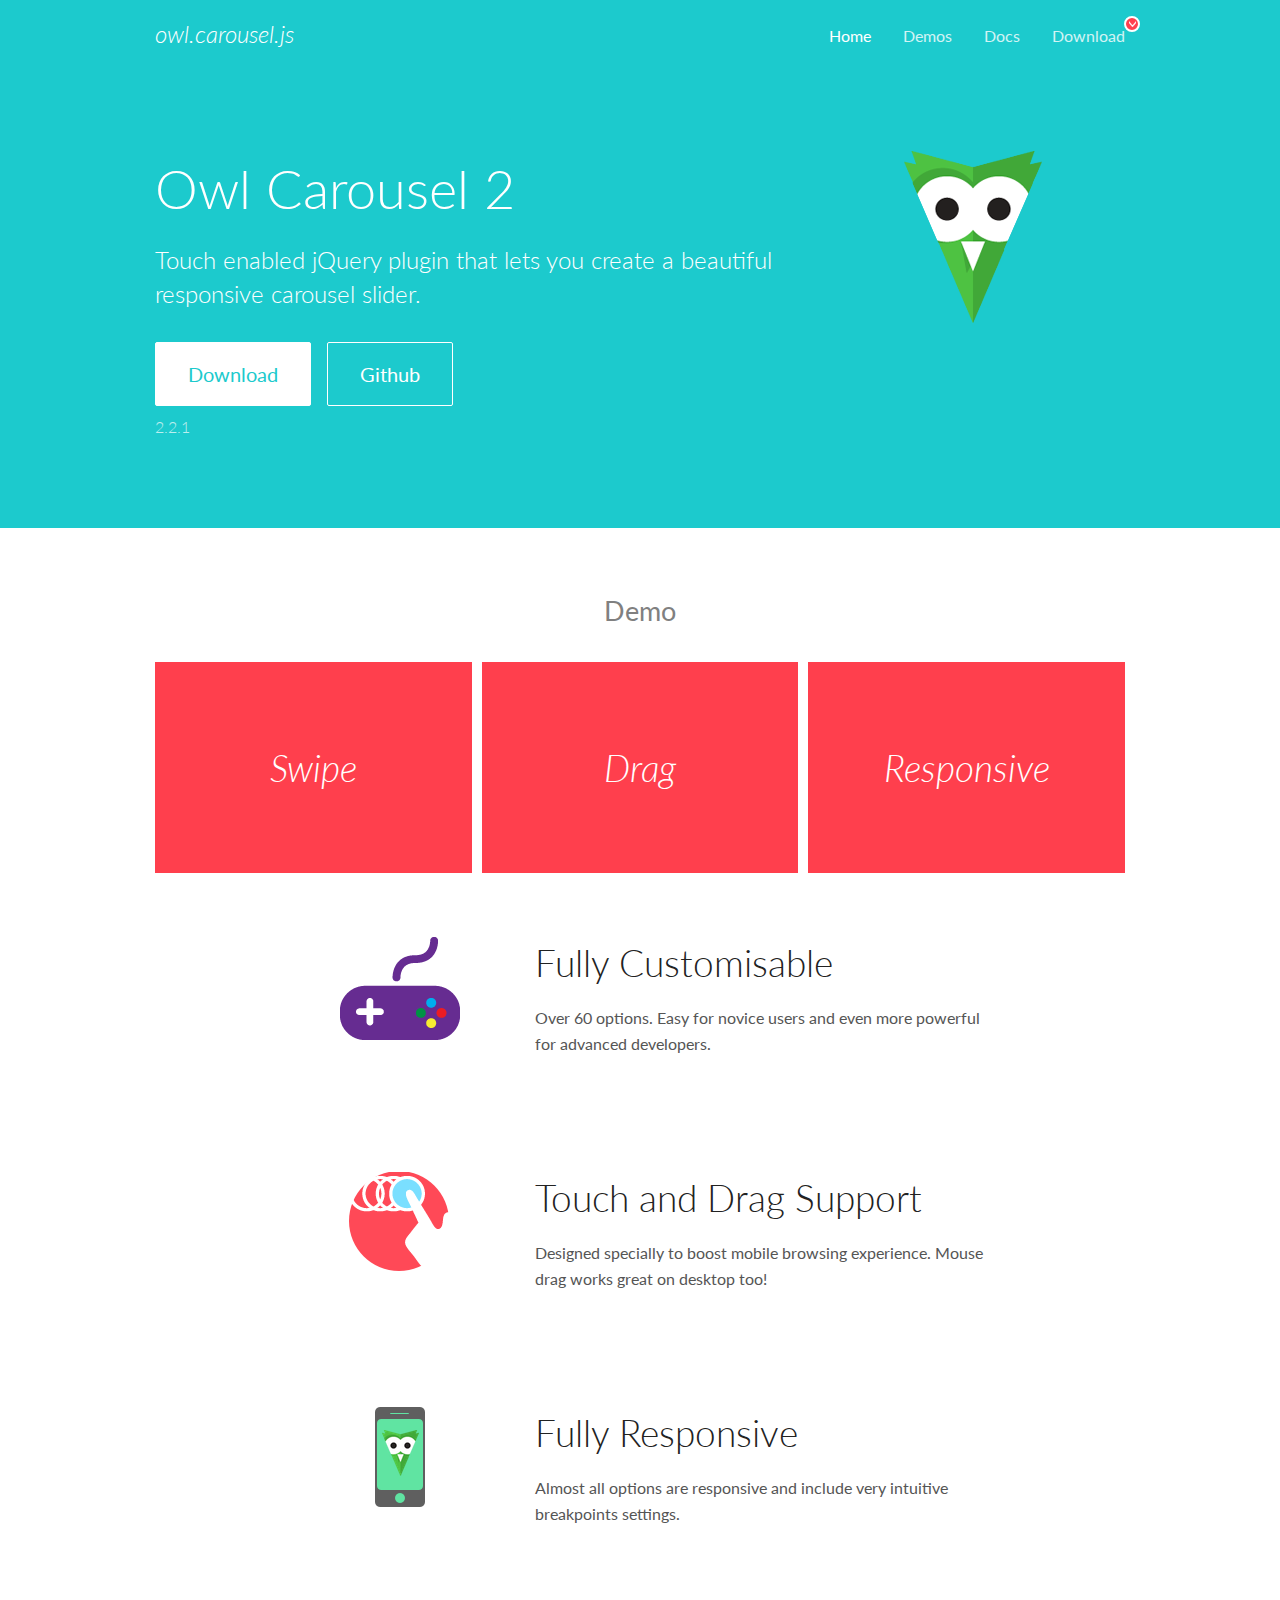
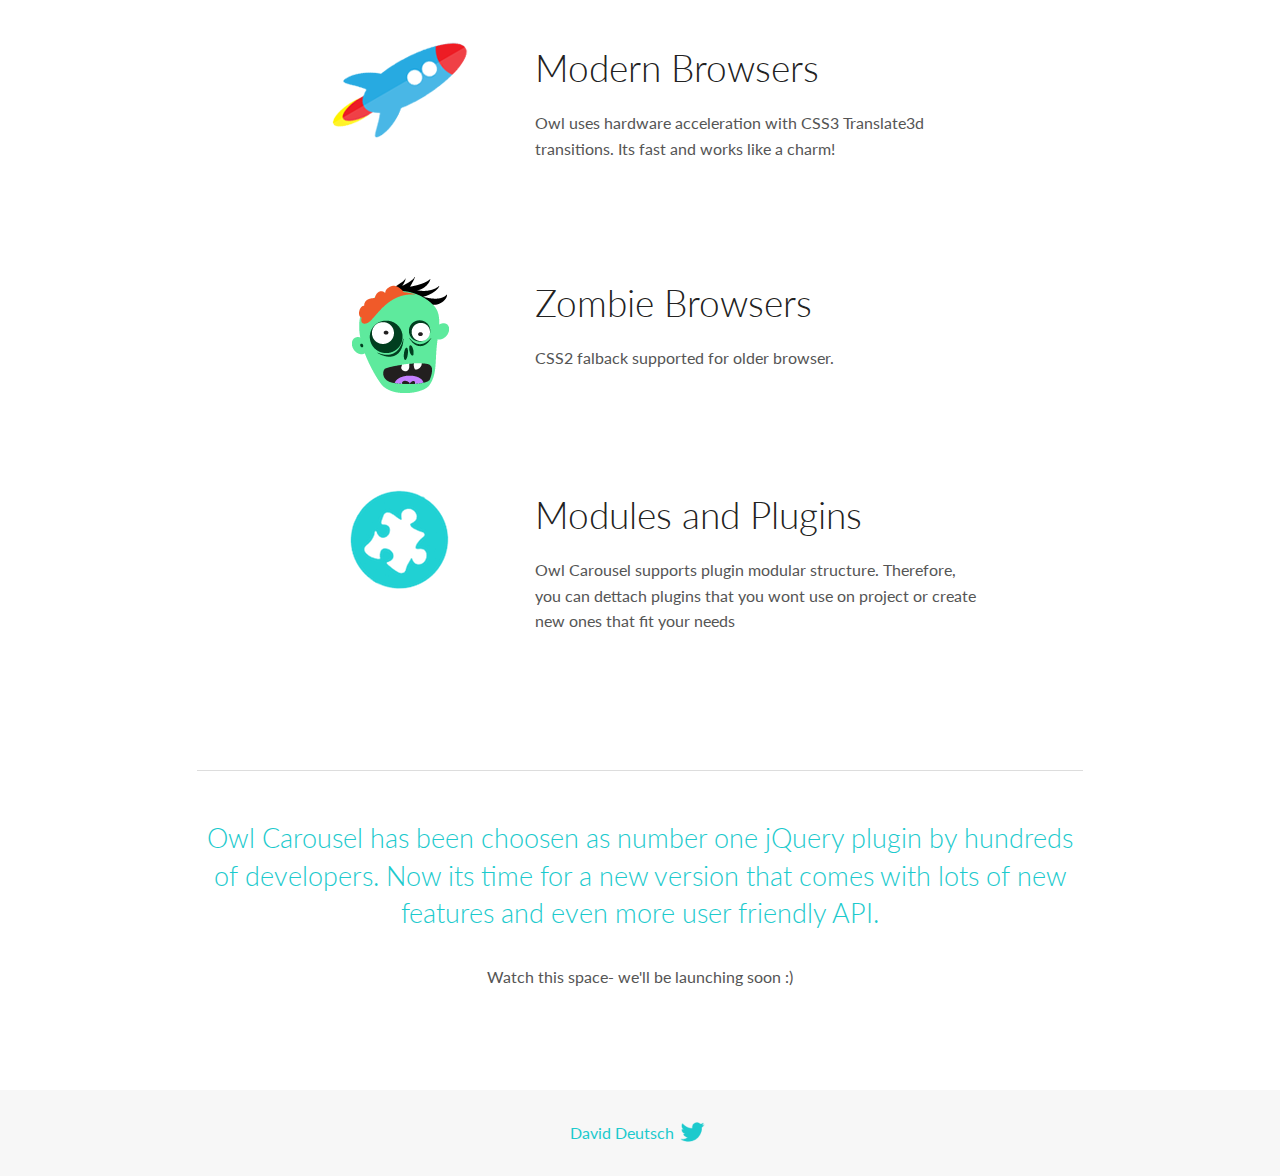
<file: DCE-shiny/www/assets/lib/owl.carousel/docs/index.html>
<!DOCTYPE html>
<html lang="en">
  <head>

    <!-- head -->
    <meta charset="utf-8">
    <meta name="msapplication-tap-highlight" content="no" />
    <meta name="viewport" content="width=device-width, initial-scale=1.0" />
    <meta name="description" content="Touch enabled jQuery plugin that lets you create beautiful responsive carousel slider.">
    <meta name="author" content="David Deutsch">
    <title>
      Home | Owl Carousel | 2.2.1
    </title>

    <!-- Stylesheets -->
    <link href='https://fonts.googleapis.com/css?family=Lato:300,400,700,400italic,300italic' rel='stylesheet' type='text/css'>
    <link rel="stylesheet" href="assets/css/docs.theme.min.css">

    <!-- Owl Stylesheets -->
    <link rel="stylesheet" href="assets/owlcarousel/assets/owl.carousel.min.css">
    <link rel="stylesheet" href="assets/owlcarousel/assets/owl.theme.default.min.css">

    <!-- HTML5 shim and Respond.js IE8 support of HTML5 elements and media queries -->

    <!--[if lt IE 9]>
      <script src="https://oss.maxcdn.com/libs/html5shiv/3.7.0/html5shiv.js"></script>
      <script src="https://oss.maxcdn.com/libs/respond.js/1.3.0/respond.min.js"></script>
    <![endif]-->

    <!-- Favicons -->
    <link rel="apple-touch-icon-precomposed" sizes="144x144" href="assets/ico/apple-touch-icon-144-precomposed.png">
    <link rel="shortcut icon" href="assets/ico/favicon.png">
    <link rel="shortcut icon" href="favicon.ico">

    <!-- Yeah i know js should not be in header. Its required for demos.-->

    <!-- javascript -->
    <script src="assets/vendors/jquery.min.js"></script>
    <script src="assets/owlcarousel/owl.carousel.js"></script>
  </head>
  <body>

    <!-- header -->
    <header class="header">
      <div class="row">
        <div class="large-12 columns">
          <div class="brand left">
            <h3>
              <a href="/OwlCarousel2/">owl.carousel.js</a> 
            </h3>
          </div>
          <a id="toggle-nav" class="right">
            <span></span> <span></span> <span></span> 
          </a> 
          <div class="nav-bar">
            <ul class="clearfix">
              <li class="active">
                <a href="/OwlCarousel2/index.html">Home</a> 
              </li>
              <li> <a href="/OwlCarousel2/demos/demos.html">Demos</a>  </li>
              <li> <a href="/OwlCarousel2/docs/started-welcome.html">Docs</a>  </li>
              <li>
                <a href="https://github.com/OwlCarousel2/OwlCarousel2/archive/2.2.1.zip">Download</a> 
                <span class="download"></span> 
              </li>
            </ul>
          </div>
        </div>
      </div>
    </header>

    <!-- home panel -->
    <section id="hero">
      <div class="row">
        <div class="large-8 medium-8 columns">
          <h1>Owl Carousel 2</h1>
          <h4>Touch enabled jQuery plugin that lets you create a beautiful responsive carousel slider.</h4>
          <a href="https://github.com/OwlCarousel2/OwlCarousel2/archive/2.2.1.zip" class="hero-button">Download</a> 
          <a href="https://github.com/OwlCarousel2/OwlCarousel2" class="hero-button outline">Github</a> 
          <p>2.2.1</p>
        </div>
        <div class="large-4 medium-4 columns">
          <img class="owl-logo" src="assets/img/owl-logo.png" alt="mr. Owl">
        </div>
      </div>
    </section>

    <!-- body -->
    <div class="home-demo">
      <div class="row">
        <div class="large-12 columns">
          <h3>Demo</h3>
          <div class="owl-carousel">
            <div class="item">
              <h2>Swipe</h2>
            </div>
            <div class="item">
              <h2>Drag</h2>
            </div>
            <div class="item">
              <h2>Responsive</h2>
            </div>
            <div class="item">
              <h2>CSS3</h2>
            </div>
            <div class="item">
              <h2>Fast</h2>
            </div>
            <div class="item">
              <h2>Easy</h2>
            </div>
            <div class="item">
              <h2>Free</h2>
            </div>
            <div class="item">
              <h2>Upgradable</h2>
            </div>
            <div class="item">
              <h2>Tons of options</h2>
            </div>
            <div class="item">
              <h2>Infinity</h2>
            </div>
            <div class="item">
              <h2>Auto Width</h2>
            </div>
          </div>
        </div>
      </div>
    </div>
    <script>
      var owl = $('.owl-carousel');
      owl.owlCarousel({
        margin: 10,
        loop: true,
        responsive: {
          0: {
            items: 1
          },
          600: {
            items: 2
          },
          1000: {
            items: 3
          }
        }
      })
    </script>

    <!-- features -->
    <div id="features">
      <div class="row">
        <div class="small-12 medium-9 small-centered columns">
          <section class="row feature">
            <div class="medium-4 small-12 columns">
              <img src="assets/img/feature-options.png" alt="">
            </div>
            <div class="medium-8 small-12 columns">
              <h2>Fully Customisable</h2>
              <p>Over 60 options. Easy for novice users and even more powerful for advanced developers.</p>
            </div>
          </section>
          <section class="row feature">
            <div class="medium-4 small-12 columns">
              <img src="assets/img/feature-drag.png" alt="">
            </div>
            <div class="medium-8 small-12 columns">
              <h2>Touch and Drag Support</h2>
              <p>Designed specially to boost mobile browsing experience. Mouse drag works great on desktop too!</p>
            </div>
          </section>
          <section class="row feature">
            <div class="medium-4 small-12 columns">
              <img src="assets/img/feature-responsive.png" alt="">
            </div>
            <div class="medium-8 small-12 columns">
              <h2>Fully Responsive</h2>
              <p>Almost all options are responsive and include very intuitive breakpoints settings.</p>
            </div>
          </section>
          <section class="row feature">
            <div class="medium-4 small-12 columns">
              <img src="assets/img/feature-modern.png" alt="">
            </div>
            <div class="medium-8 small-12 columns">
              <h2>Modern Browsers</h2>
              <p>Owl uses hardware acceleration with CSS3 Translate3d transitions. Its fast and works like a charm! </p>
            </div>
          </section>
          <section class="row feature">
            <div class="medium-4 small-12 columns">
              <img src="assets/img/feature-zombie.png" alt="">
            </div>
            <div class="medium-8 small-12 columns">
              <h2>Zombie Browsers</h2>
              <p>CSS2 falback supported for older browser.</p>
            </div>
          </section>
          <section class="row feature">
            <div class="medium-4 small-12 columns">
              <img src="assets/img/feature-module.png" alt="">
            </div>
            <div class="medium-8 small-12 columns">
              <h2>Modules and Plugins</h2>
              <p>Owl Carousel supports plugin modular structure. Therefore, you can dettach plugins that you wont use on project or create new ones that fit your needs</p>
            </div>
          </section>
        </div>
      </div>
    </div>

    <!-- footer -->
    <section id="teaser-text">
      <div class="row">
        <div class="small-12 medium-11 small-centered columns">
          <hr>
          <h3 id="owl-carousel-has-been-choosen-as-number-one-jquery-plugin-by-hundreds-of-developers-now-its-time-for-a-new-version-that-comes-with-lots-of-new-features-and-even-more-user-friendly-api-">Owl Carousel has been choosen as number one jQuery plugin by hundreds of developers. Now its time for a new version that comes with lots of new features and even more user friendly API.</h3>
          <p>Watch this space- we&#39;ll be launching soon :)</p>
        </div>
      </div>
    </section>

    <!-- footer -->
    <footer class="footer">
      <div class="row">
        <div class="large-12 columns">
          <h5>
            <a href="/OwlCarousel2/docs/support-contact.html">David Deutsch</a> 
            <a id="custom-tweet-button" href="https://twitter.com/share?url=https://github.com/OwlCarousel2/OwlCarousel2&text=Owl Carousel - This is so awesome! " target="_blank"></a> 
          </h5>
        </div>
      </div>
    </footer>

    <!-- vendors -->
    <script src="assets/vendors/highlight.js"></script>
    <script src="assets/js/app.js"></script>
  </body>
</html>
</file>
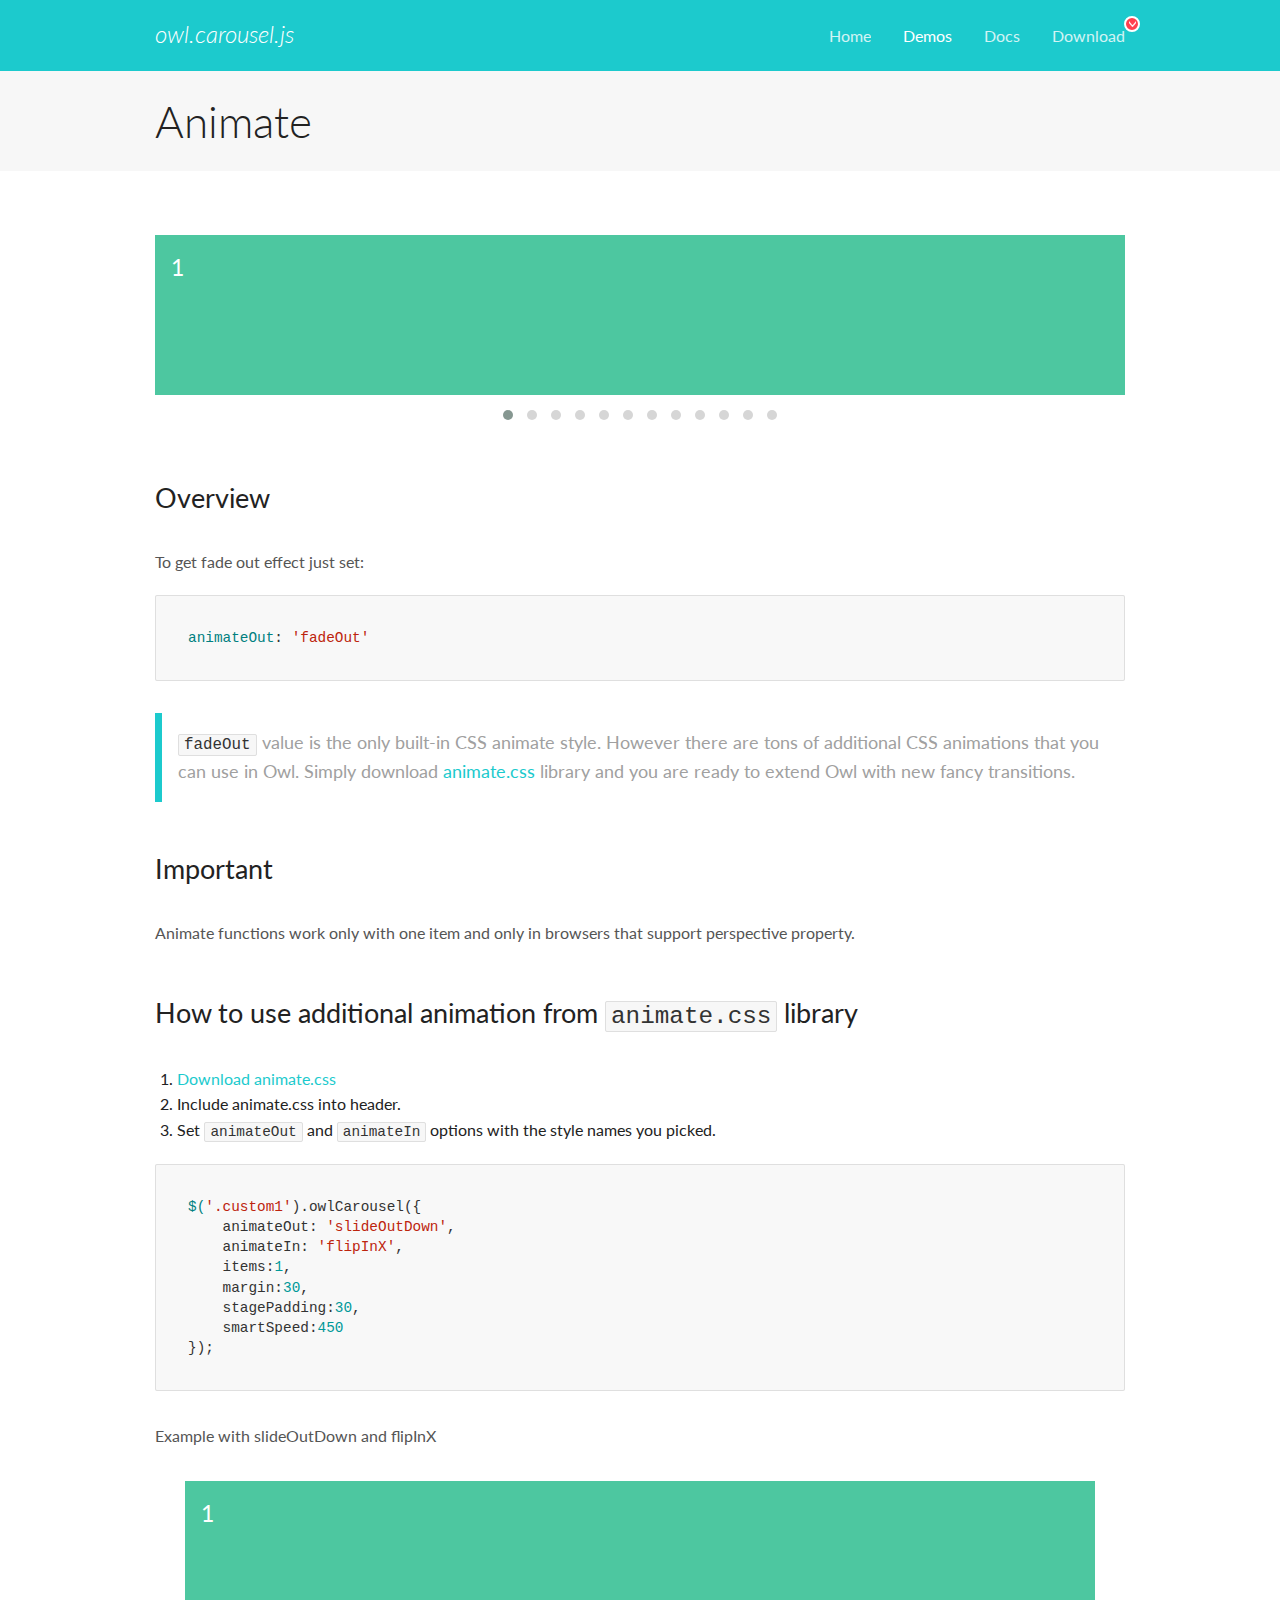
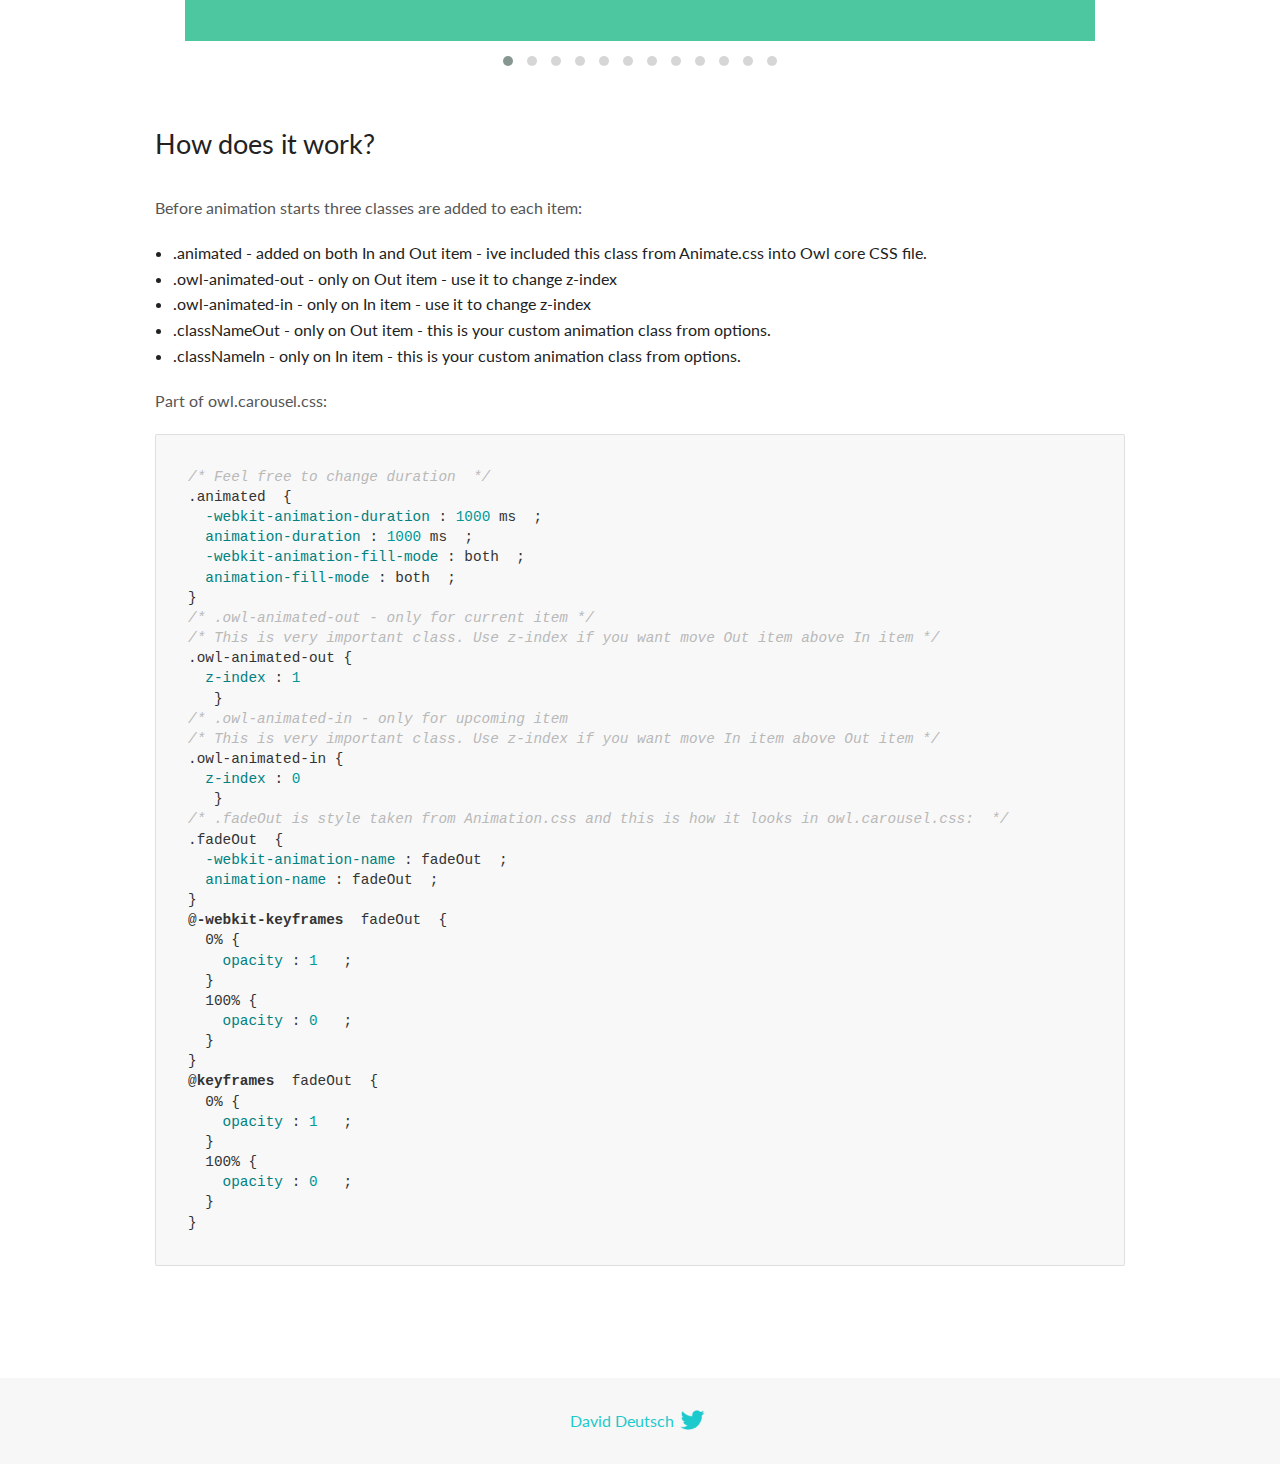
<file: DCE-shiny/www/assets/lib/owl.carousel/docs/demos/animate.html>
<!DOCTYPE html>
<html lang="en">
  <head>

    <!-- head -->
    <meta charset="utf-8">
    <meta name="msapplication-tap-highlight" content="no" />
    <meta name="viewport" content="width=device-width, initial-scale=1.0" />
    <meta name="description" content="Animate carousel">
    <meta name="author" content="David Deutsch">
    <title>
      Animate Demo | Owl Carousel | 2.2.1
    </title>

    <!-- Stylesheets -->
    <link href='https://fonts.googleapis.com/css?family=Lato:300,400,700,400italic,300italic' rel='stylesheet' type='text/css'>
    <link rel="stylesheet" href="../assets/css/docs.theme.min.css">

    <!-- Owl Stylesheets -->
    <link rel="stylesheet" href="../assets/owlcarousel/assets/owl.carousel.min.css">
    <link rel="stylesheet" href="../assets/owlcarousel/assets/owl.theme.default.min.css">

    <!-- HTML5 shim and Respond.js IE8 support of HTML5 elements and media queries -->

    <!--[if lt IE 9]>
      <script src="https://oss.maxcdn.com/libs/html5shiv/3.7.0/html5shiv.js"></script>
      <script src="https://oss.maxcdn.com/libs/respond.js/1.3.0/respond.min.js"></script>
    <![endif]-->

    <!-- Favicons -->
    <link rel="apple-touch-icon-precomposed" sizes="144x144" href="../assets/ico/apple-touch-icon-144-precomposed.png">
    <link rel="shortcut icon" href="../assets/ico/favicon.png">
    <link rel="shortcut icon" href="favicon.ico">

    <!-- Yeah i know js should not be in header. Its required for demos.-->

    <!-- javascript -->
    <script src="../assets/vendors/jquery.min.js"></script>
    <script src="../assets/owlcarousel/owl.carousel.js"></script>
  </head>
  <body>

    <!-- header -->
    <header class="header">
      <div class="row">
        <div class="large-12 columns">
          <div class="brand left">
            <h3>
              <a href="/OwlCarousel2/">owl.carousel.js</a> 
            </h3>
          </div>
          <a id="toggle-nav" class="right">
            <span></span> <span></span> <span></span> 
          </a> 
          <div class="nav-bar">
            <ul class="clearfix">
              <li> <a href="/OwlCarousel2/index.html">Home</a>  </li>
              <li class="active">
                <a href="/OwlCarousel2/demos/demos.html">Demos</a> 
              </li>
              <li> <a href="/OwlCarousel2/docs/started-welcome.html">Docs</a>  </li>
              <li>
                <a href="https://github.com/OwlCarousel2/OwlCarousel2/archive/2.2.1.zip">Download</a> 
                <span class="download"></span> 
              </li>
            </ul>
          </div>
        </div>
      </div>
    </header>

    <!-- title -->
    <section class="title">
      <div class="row">
        <div class="large-12 columns">
          <h1>Animate</h1>
        </div>
      </div>
    </section>

    <!--  Demos -->
    <section id="demos">
      <div class="row">
        <div class="large-12 columns">
          <div class="fadeOut owl-carousel owl-theme">
            <div class="item">
              <h4>1</h4>
            </div>
            <div class="item">
              <h4>2</h4>
            </div>
            <div class="item">
              <h4>3</h4>
            </div>
            <div class="item">
              <h4>4</h4>
            </div>
            <div class="item">
              <h4>5</h4>
            </div>
            <div class="item">
              <h4>6</h4>
            </div>
            <div class="item">
              <h4>7</h4>
            </div>
            <div class="item">
              <h4>8</h4>
            </div>
            <div class="item">
              <h4>9</h4>
            </div>
            <div class="item">
              <h4>10</h4>
            </div>
            <div class="item">
              <h4>11</h4>
            </div>
            <div class="item">
              <h4>12</h4>
            </div>
          </div>
          <h3 id="overview">Overview</h3>
          <p>To get fade out effect just set:</p>
          <pre><code>animateOut: &#39;fadeOut&#39;</code></pre>
          <blockquote>
            <p><code>fadeOut</code> value is the only built-in CSS animate style. However there are tons of additional CSS animations that you can use in Owl. Simply download
              <a href="https://daneden.github.io/animate.css/">animate.css</a>  library and you are ready to extend Owl with new fancy transitions.</p>
          </blockquote>
          <h3 id="important">Important</h3>
          <p>Animate functions work only with one item and only in browsers that support perspective property.</p>
          <h3 id="how-to-use-additional-animation-from-animate-css-library">How to use additional animation from <code>animate.css</code> library</h3>
          <ol>
            <li> <a href="https://daneden.github.io/animate.css/">Download animate.css</a>  </li>
            <li>Include animate.css into header.</li>
            <li>Set <code>animateOut</code> and <code>animateIn</code> options with the style names you picked.</li>
          </ol>
          <pre><code>$(&#39;.custom1&#39;).owlCarousel({
    animateOut: &#39;slideOutDown&#39;,
    animateIn: &#39;flipInX&#39;,
    items:1,
    margin:30,
    stagePadding:30,
    smartSpeed:450
});</code></pre>
          <p>Example with slideOutDown and flipInX</p>
          <div class="custom1 owl-carousel owl-theme">
            <div class="item">
              <h4>1</h4>
            </div>
            <div class="item">
              <h4>2</h4>
            </div>
            <div class="item">
              <h4>3</h4>
            </div>
            <div class="item">
              <h4>4</h4>
            </div>
            <div class="item">
              <h4>5</h4>
            </div>
            <div class="item">
              <h4>6</h4>
            </div>
            <div class="item">
              <h4>7</h4>
            </div>
            <div class="item">
              <h4>8</h4>
            </div>
            <div class="item">
              <h4>9</h4>
            </div>
            <div class="item">
              <h4>10</h4>
            </div>
            <div class="item">
              <h4>11</h4>
            </div>
            <div class="item">
              <h4>12</h4>
            </div>
          </div>
          <h3 id="how-does-it-work-">How does it work?</h3>
          <p>Before animation starts three classes are added to each item:</p>
          <ul>
            <li>.animated - added on both In and Out item - ive included this class from Animate.css into Owl core CSS file.</li>
            <li>.owl-animated-out - only on Out item - use it to change z-index</li>
            <li>.owl-animated-in - only on In item - use it to change z-index</li>
            <li>.classNameOut - only on Out item - this is your custom animation class from options.</li>
            <li>.classNameIn - only on In item - this is your custom animation class from options.</li>
          </ul>
          <p>Part of owl.carousel.css:</p>
          <pre><code class="language-css"><span class="comment">/* Feel free to change duration  */</span> 
<span class="class">.animated</span>  <span class="rules">{
  <span class="rule"><span class="attribute">-webkit-animation-duration</span> :<span class="value"> <span class="number">1000</span> ms</span> </span> ;
  <span class="rule"><span class="attribute">animation-duration</span> :<span class="value"> <span class="number">1000</span> ms</span> </span> ;
  <span class="rule"><span class="attribute">-webkit-animation-fill-mode</span> :<span class="value"> both</span> </span> ;
  <span class="rule"><span class="attribute">animation-fill-mode</span> :<span class="value"> both</span> </span> ;
<span class="rule">}</span> </span> 
<span class="comment">/* .owl-animated-out - only for current item */</span> 
<span class="comment">/* This is very important class. Use z-index if you want move Out item above In item */</span> 
<span class="class">.owl-animated-out</span> <span class="rules">{
  <span class="rule"><span class="attribute">z-index</span> :<span class="value"> <span class="number">1</span> 
</span> </span> </span> }
<span class="comment">/* .owl-animated-in - only for upcoming item
/* This is very important class. Use z-index if you want move In item above Out item */</span> 
<span class="class">.owl-animated-in</span> <span class="rules">{
  <span class="rule"><span class="attribute">z-index</span> :<span class="value"> <span class="number">0</span> 
</span> </span> </span> }
<span class="comment">/* .fadeOut is style taken from Animation.css and this is how it looks in owl.carousel.css:  */</span> 
<span class="class">.fadeOut</span>  <span class="rules">{
  <span class="rule"><span class="attribute">-webkit-animation-name</span> :<span class="value"> fadeOut</span> </span> ;
  <span class="rule"><span class="attribute">animation-name</span> :<span class="value"> fadeOut</span> </span> ;
<span class="rule">}</span> </span> 
<span class="at_rule">@<span class="keyword">-webkit-keyframes</span>  fadeOut </span> {
  0% <span class="rules">{
    <span class="rule"><span class="attribute">opacity</span> :<span class="value"> <span class="number">1</span> </span> </span> ;
  <span class="rule">}</span> </span> 
  100% <span class="rules">{
    <span class="rule"><span class="attribute">opacity</span> :<span class="value"> <span class="number">0</span> </span> </span> ;
  <span class="rule">}</span> </span> 
}
<span class="at_rule">@<span class="keyword">keyframes</span>  fadeOut </span> {
  0% <span class="rules">{
    <span class="rule"><span class="attribute">opacity</span> :<span class="value"> <span class="number">1</span> </span> </span> ;
  <span class="rule">}</span> </span> 
  100% <span class="rules">{
    <span class="rule"><span class="attribute">opacity</span> :<span class="value"> <span class="number">0</span> </span> </span> ;
  <span class="rule">}</span> </span> 
}</code></pre>
          <link rel="stylesheet" href="../assets/css/animate.css">
          <script>
            jQuery(document).ready(function($) {
              $('.fadeOut').owlCarousel({
                items: 1,
                animateOut: 'fadeOut',
                loop: true,
                margin: 10,
              });
              $('.custom1').owlCarousel({
                animateOut: 'slideOutDown',
                animateIn: 'flipInX',
                items: 1,
                margin: 30,
                stagePadding: 30,
                smartSpeed: 450
              });
            });
          </script>
        </div>
      </div>
    </section>

    <!-- footer -->
    <footer class="footer">
      <div class="row">
        <div class="large-12 columns">
          <h5>
            <a href="/OwlCarousel2/docs/support-contact.html">David Deutsch</a> 
            <a id="custom-tweet-button" href="https://twitter.com/share?url=https://github.com/OwlCarousel2/OwlCarousel2&text=Owl Carousel - This is so awesome! " target="_blank"></a> 
          </h5>
        </div>
      </div>
    </footer>

    <!-- vendors -->
    <script src="../assets/vendors/highlight.js"></script>
    <script src="../assets/js/app.js"></script>
  </body>
</html>
</file>
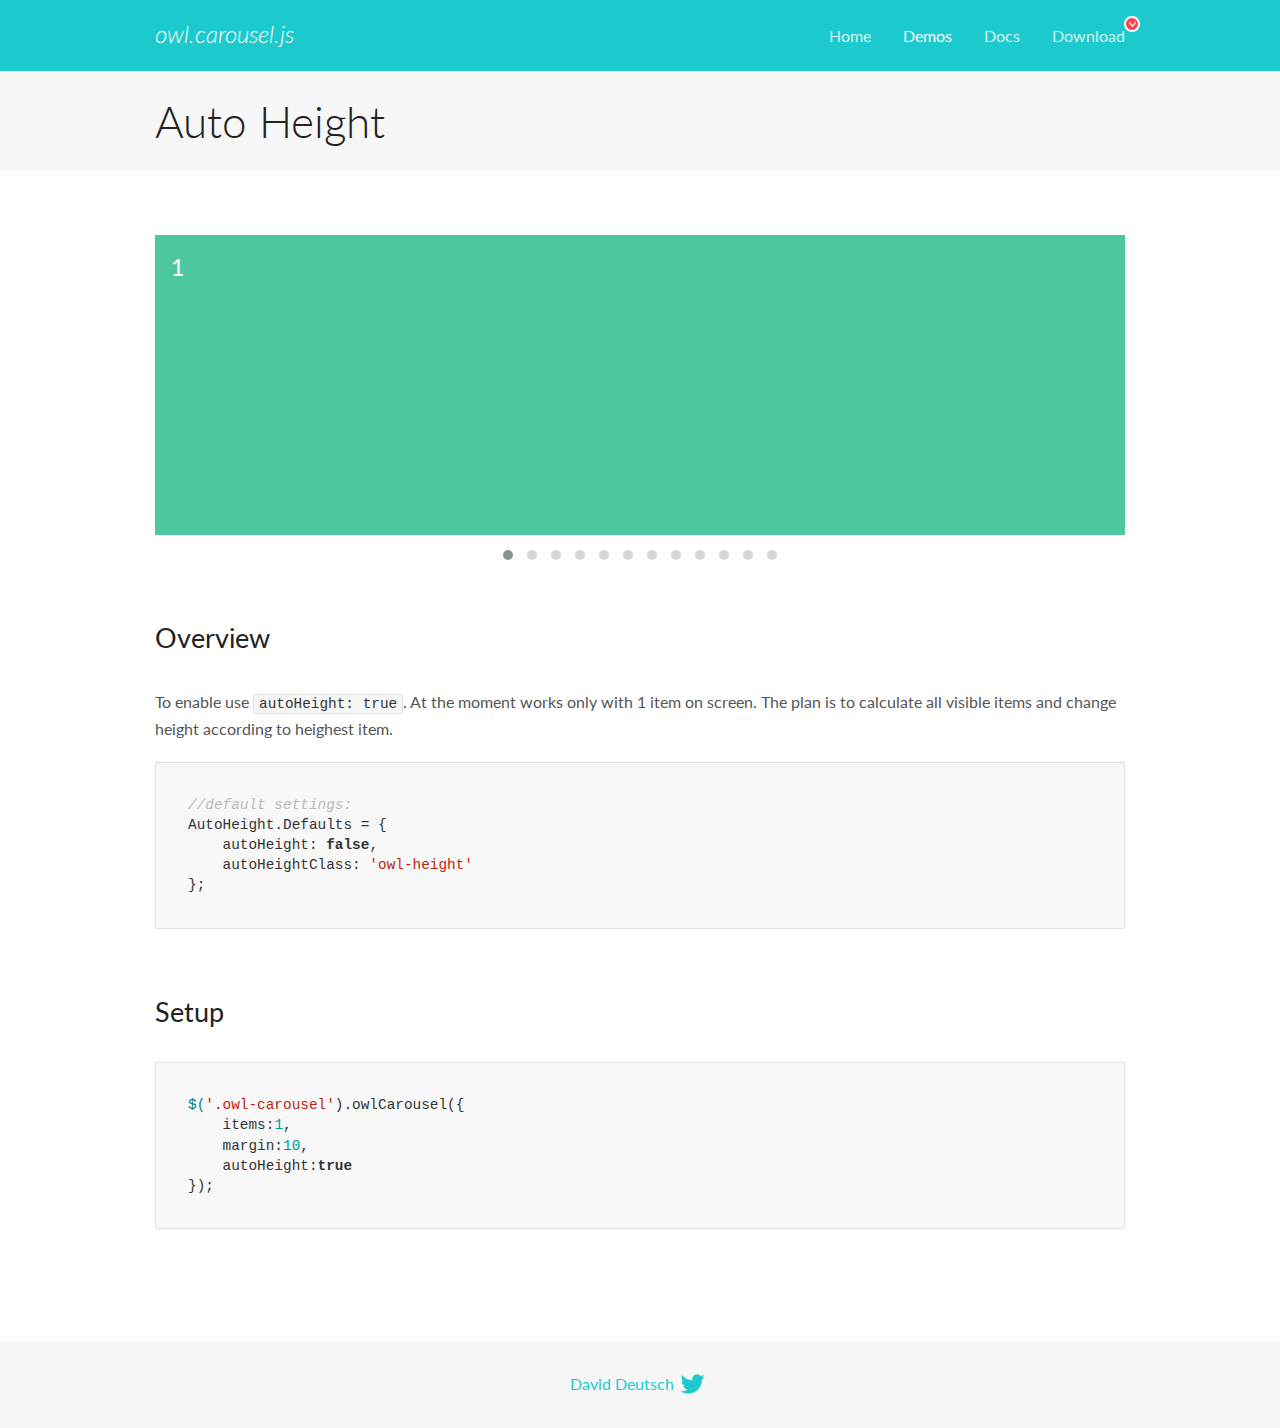
<file: DCE-shiny/www/assets/lib/owl.carousel/docs/demos/autoheight.html>
<!DOCTYPE html>
<html lang="en">
  <head>

    <!-- head -->
    <meta charset="utf-8">
    <meta name="msapplication-tap-highlight" content="no" />
    <meta name="viewport" content="width=device-width, initial-scale=1.0" />
    <meta name="description" content="autoHeight usage demo">
    <meta name="author" content="David Deutsch">
    <title>
      Auto Height Demo | Owl Carousel | 2.2.1
    </title>

    <!-- Stylesheets -->
    <link href='https://fonts.googleapis.com/css?family=Lato:300,400,700,400italic,300italic' rel='stylesheet' type='text/css'>
    <link rel="stylesheet" href="../assets/css/docs.theme.min.css">

    <!-- Owl Stylesheets -->
    <link rel="stylesheet" href="../assets/owlcarousel/assets/owl.carousel.min.css">
    <link rel="stylesheet" href="../assets/owlcarousel/assets/owl.theme.default.min.css">

    <!-- HTML5 shim and Respond.js IE8 support of HTML5 elements and media queries -->

    <!--[if lt IE 9]>
      <script src="https://oss.maxcdn.com/libs/html5shiv/3.7.0/html5shiv.js"></script>
      <script src="https://oss.maxcdn.com/libs/respond.js/1.3.0/respond.min.js"></script>
    <![endif]-->

    <!-- Favicons -->
    <link rel="apple-touch-icon-precomposed" sizes="144x144" href="../assets/ico/apple-touch-icon-144-precomposed.png">
    <link rel="shortcut icon" href="../assets/ico/favicon.png">
    <link rel="shortcut icon" href="favicon.ico">

    <!-- Yeah i know js should not be in header. Its required for demos.-->

    <!-- javascript -->
    <script src="../assets/vendors/jquery.min.js"></script>
    <script src="../assets/owlcarousel/owl.carousel.js"></script>
  </head>
  <body>

    <!-- header -->
    <header class="header">
      <div class="row">
        <div class="large-12 columns">
          <div class="brand left">
            <h3>
              <a href="/OwlCarousel2/">owl.carousel.js</a> 
            </h3>
          </div>
          <a id="toggle-nav" class="right">
            <span></span> <span></span> <span></span> 
          </a> 
          <div class="nav-bar">
            <ul class="clearfix">
              <li> <a href="/OwlCarousel2/index.html">Home</a>  </li>
              <li class="active">
                <a href="/OwlCarousel2/demos/demos.html">Demos</a> 
              </li>
              <li> <a href="/OwlCarousel2/docs/started-welcome.html">Docs</a>  </li>
              <li>
                <a href="https://github.com/OwlCarousel2/OwlCarousel2/archive/2.2.1.zip">Download</a> 
                <span class="download"></span> 
              </li>
            </ul>
          </div>
        </div>
      </div>
    </header>

    <!-- title -->
    <section class="title">
      <div class="row">
        <div class="large-12 columns">
          <h1>Auto Height</h1>
        </div>
      </div>
    </section>

    <!--  Demos -->
    <section id="demos">
      <div class="row">
        <div class="large-12 columns">
          <div class="owl-carousel owl-theme">
            <div class="item" style="height:300px">
              <h4>1</h4>
            </div>
            <div class="item" style="height:100px">
              <h4>2</h4>
            </div>
            <div class="item" style="height:500px">
              <h4>3</h4>
            </div>
            <div class="item" style="height:250px">
              <h4>4</h4>
            </div>
            <div class="item" style="height:400px">
              <h4>5</h4>
            </div>
            <div class="item" style="height:500px">
              <h4>6</h4>
            </div>
            <div class="item" style="height:600px">
              <h4>7</h4>
            </div>
            <div class="item" style="height:400px">
              <h4>8</h4>
            </div>
            <div class="item" style="height:300px">
              <h4>9</h4>
            </div>
            <div class="item" style="height:350px">
              <h4>10</h4>
            </div>
            <div class="item" style="height:200px">
              <h4>11</h4>
            </div>
            <div class="item" style="height:150px">
              <h4>12</h4>
            </div>
          </div>
          <h3 id="overview">Overview</h3>
          <p>To enable use <code>autoHeight: true</code>. At the moment works only with 1 item on screen. The plan is to calculate all visible items and change height according to heighest item.</p>
          <pre><code>//default settings:
AutoHeight.Defaults = {
    autoHeight: false,
    autoHeightClass: &#39;owl-height&#39;
};</code></pre>
          <h3 id="setup">Setup</h3>
          <pre><code>$(&#39;.owl-carousel&#39;).owlCarousel({
    items:1,
    margin:10,
    autoHeight:true
});</code></pre>
          <script>
            $(document).ready(function() {
              $('.owl-carousel').owlCarousel({
                items: 1,
                margin: 10,
                autoHeight: true
              });
            })
          </script>
        </div>
      </div>
    </section>

    <!-- footer -->
    <footer class="footer">
      <div class="row">
        <div class="large-12 columns">
          <h5>
            <a href="/OwlCarousel2/docs/support-contact.html">David Deutsch</a> 
            <a id="custom-tweet-button" href="https://twitter.com/share?url=https://github.com/OwlCarousel2/OwlCarousel2&text=Owl Carousel - This is so awesome! " target="_blank"></a> 
          </h5>
        </div>
      </div>
    </footer>

    <!-- vendors -->
    <script src="../assets/vendors/highlight.js"></script>
    <script src="../assets/js/app.js"></script>
  </body>
</html>
</file>
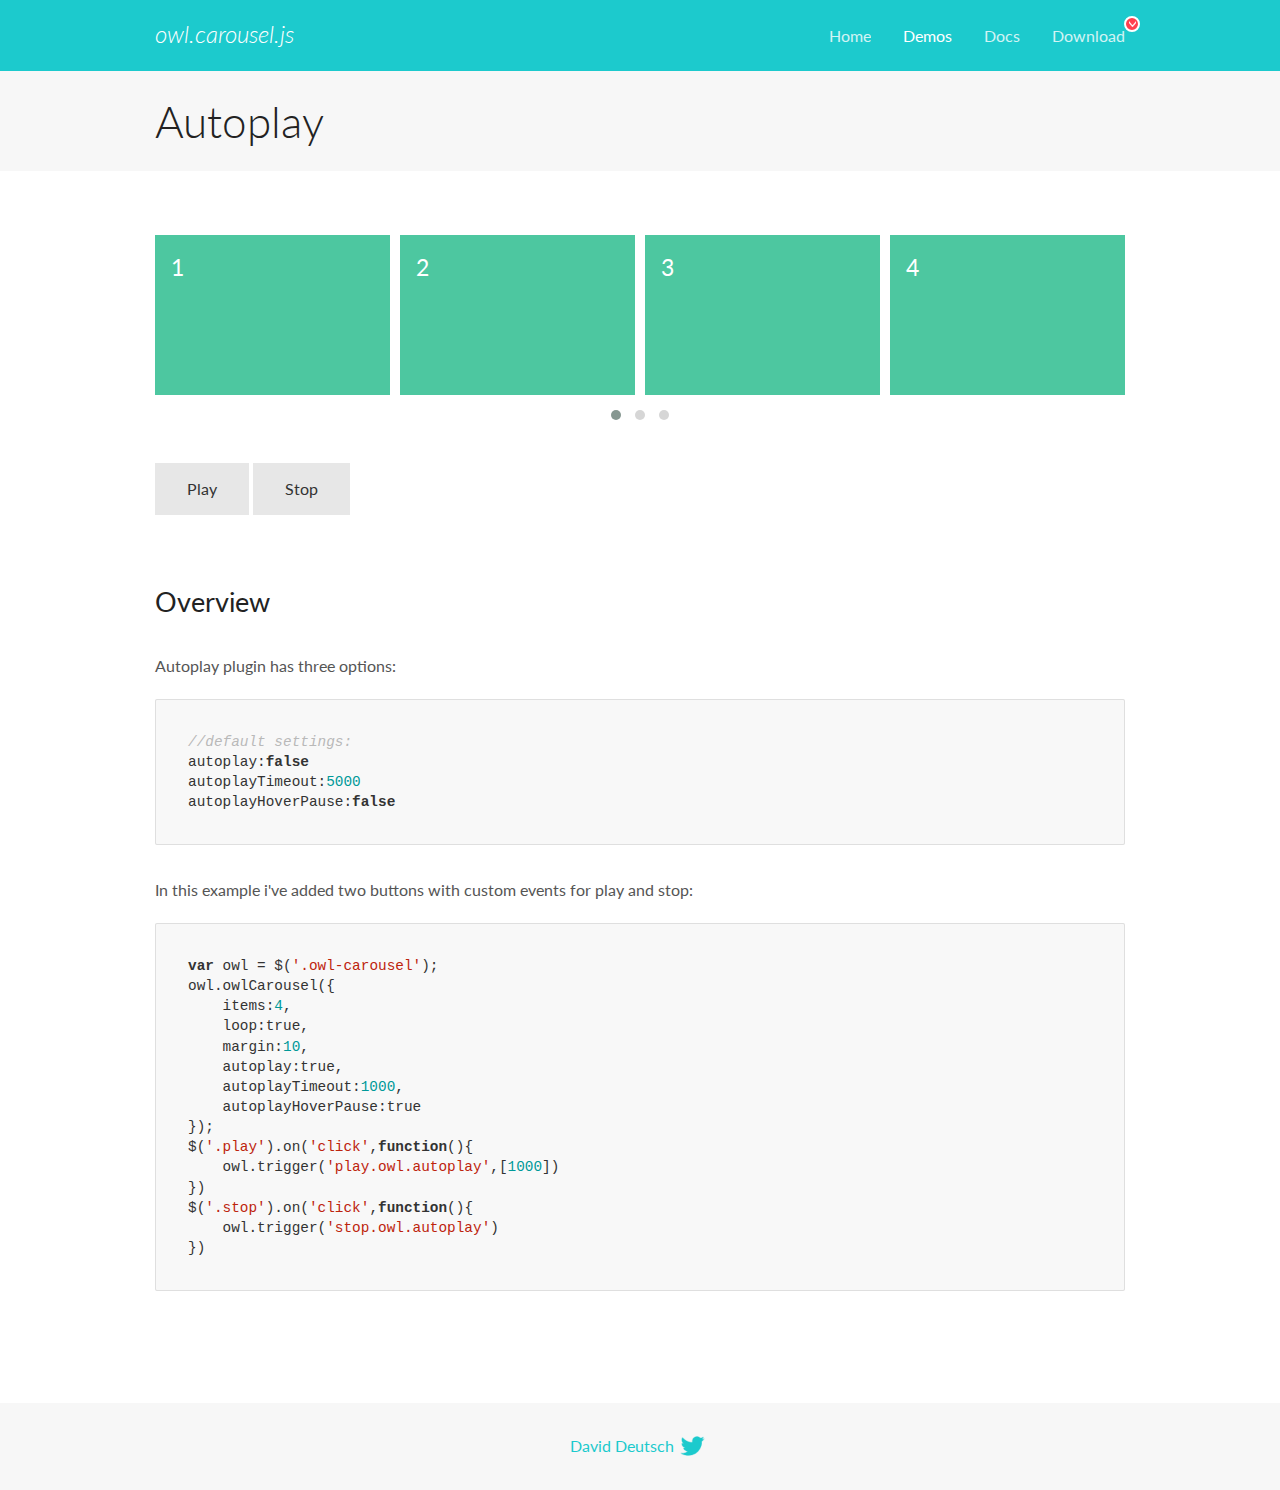
<file: DCE-shiny/www/assets/lib/owl.carousel/docs/demos/autoplay.html>
<!DOCTYPE html>
<html lang="en">
  <head>

    <!-- head -->
    <meta charset="utf-8">
    <meta name="msapplication-tap-highlight" content="no" />
    <meta name="viewport" content="width=device-width, initial-scale=1.0" />
    <meta name="description" content="Autoplay usage demo">
    <meta name="author" content="David Deutsch">
    <title>
      Autoplay Demo | Owl Carousel | 2.2.1
    </title>

    <!-- Stylesheets -->
    <link href='https://fonts.googleapis.com/css?family=Lato:300,400,700,400italic,300italic' rel='stylesheet' type='text/css'>
    <link rel="stylesheet" href="../assets/css/docs.theme.min.css">

    <!-- Owl Stylesheets -->
    <link rel="stylesheet" href="../assets/owlcarousel/assets/owl.carousel.min.css">
    <link rel="stylesheet" href="../assets/owlcarousel/assets/owl.theme.default.min.css">

    <!-- HTML5 shim and Respond.js IE8 support of HTML5 elements and media queries -->

    <!--[if lt IE 9]>
      <script src="https://oss.maxcdn.com/libs/html5shiv/3.7.0/html5shiv.js"></script>
      <script src="https://oss.maxcdn.com/libs/respond.js/1.3.0/respond.min.js"></script>
    <![endif]-->

    <!-- Favicons -->
    <link rel="apple-touch-icon-precomposed" sizes="144x144" href="../assets/ico/apple-touch-icon-144-precomposed.png">
    <link rel="shortcut icon" href="../assets/ico/favicon.png">
    <link rel="shortcut icon" href="favicon.ico">

    <!-- Yeah i know js should not be in header. Its required for demos.-->

    <!-- javascript -->
    <script src="../assets/vendors/jquery.min.js"></script>
    <script src="../assets/owlcarousel/owl.carousel.js"></script>
  </head>
  <body>

    <!-- header -->
    <header class="header">
      <div class="row">
        <div class="large-12 columns">
          <div class="brand left">
            <h3>
              <a href="/OwlCarousel2/">owl.carousel.js</a> 
            </h3>
          </div>
          <a id="toggle-nav" class="right">
            <span></span> <span></span> <span></span> 
          </a> 
          <div class="nav-bar">
            <ul class="clearfix">
              <li> <a href="/OwlCarousel2/index.html">Home</a>  </li>
              <li class="active">
                <a href="/OwlCarousel2/demos/demos.html">Demos</a> 
              </li>
              <li> <a href="/OwlCarousel2/docs/started-welcome.html">Docs</a>  </li>
              <li>
                <a href="https://github.com/OwlCarousel2/OwlCarousel2/archive/2.2.1.zip">Download</a> 
                <span class="download"></span> 
              </li>
            </ul>
          </div>
        </div>
      </div>
    </header>

    <!-- title -->
    <section class="title">
      <div class="row">
        <div class="large-12 columns">
          <h1>Autoplay</h1>
        </div>
      </div>
    </section>

    <!--  Demos -->
    <section id="demos">
      <div class="row">
        <div class="large-12 columns">
          <div class="owl-carousel owl-theme">
            <div class="item">
              <h4>1</h4>
            </div>
            <div class="item">
              <h4>2</h4>
            </div>
            <div class="item">
              <h4>3</h4>
            </div>
            <div class="item">
              <h4>4</h4>
            </div>
            <div class="item">
              <h4>5</h4>
            </div>
            <div class="item">
              <h4>6</h4>
            </div>
            <div class="item">
              <h4>7</h4>
            </div>
            <div class="item">
              <h4>8</h4>
            </div>
            <div class="item">
              <h4>9</h4>
            </div>
            <div class="item">
              <h4>10</h4>
            </div>
            <div class="item">
              <h4>11</h4>
            </div>
            <div class="item">
              <h4>12</h4>
            </div>
          </div>
          <a class="button secondary play">Play</a> 
          <a class="button secondary stop">Stop</a> 
          <h3 id="overview">Overview</h3>
          <p>Autoplay plugin has three options:</p>
          <pre><code>//default settings:
autoplay:false
autoplayTimeout:5000
autoplayHoverPause:false</code></pre>
          <p>In this example i&#39;ve added two buttons with custom events for play and stop:</p>
          <pre><code>var owl = $(&#39;.owl-carousel&#39;);
owl.owlCarousel({
    items:4,
    loop:true,
    margin:10,
    autoplay:true,
    autoplayTimeout:1000,
    autoplayHoverPause:true
});
$(&#39;.play&#39;).on(&#39;click&#39;,function(){
    owl.trigger(&#39;play.owl.autoplay&#39;,[1000])
})
$(&#39;.stop&#39;).on(&#39;click&#39;,function(){
    owl.trigger(&#39;stop.owl.autoplay&#39;)
})</code></pre>
          <script>
            $(document).ready(function() {
              var owl = $('.owl-carousel');
              owl.owlCarousel({
                items: 4,
                loop: true,
                margin: 10,
                autoplay: true,
                autoplayTimeout: 1000,
                autoplayHoverPause: true
              });
              $('.play').on('click', function() {
                owl.trigger('play.owl.autoplay', [1000])
              })
              $('.stop').on('click', function() {
                owl.trigger('stop.owl.autoplay')
              })
            })
          </script>
        </div>
      </div>
    </section>

    <!-- footer -->
    <footer class="footer">
      <div class="row">
        <div class="large-12 columns">
          <h5>
            <a href="/OwlCarousel2/docs/support-contact.html">David Deutsch</a> 
            <a id="custom-tweet-button" href="https://twitter.com/share?url=https://github.com/OwlCarousel2/OwlCarousel2&text=Owl Carousel - This is so awesome! " target="_blank"></a> 
          </h5>
        </div>
      </div>
    </footer>

    <!-- vendors -->
    <script src="../assets/vendors/highlight.js"></script>
    <script src="../assets/js/app.js"></script>
  </body>
</html>
</file>
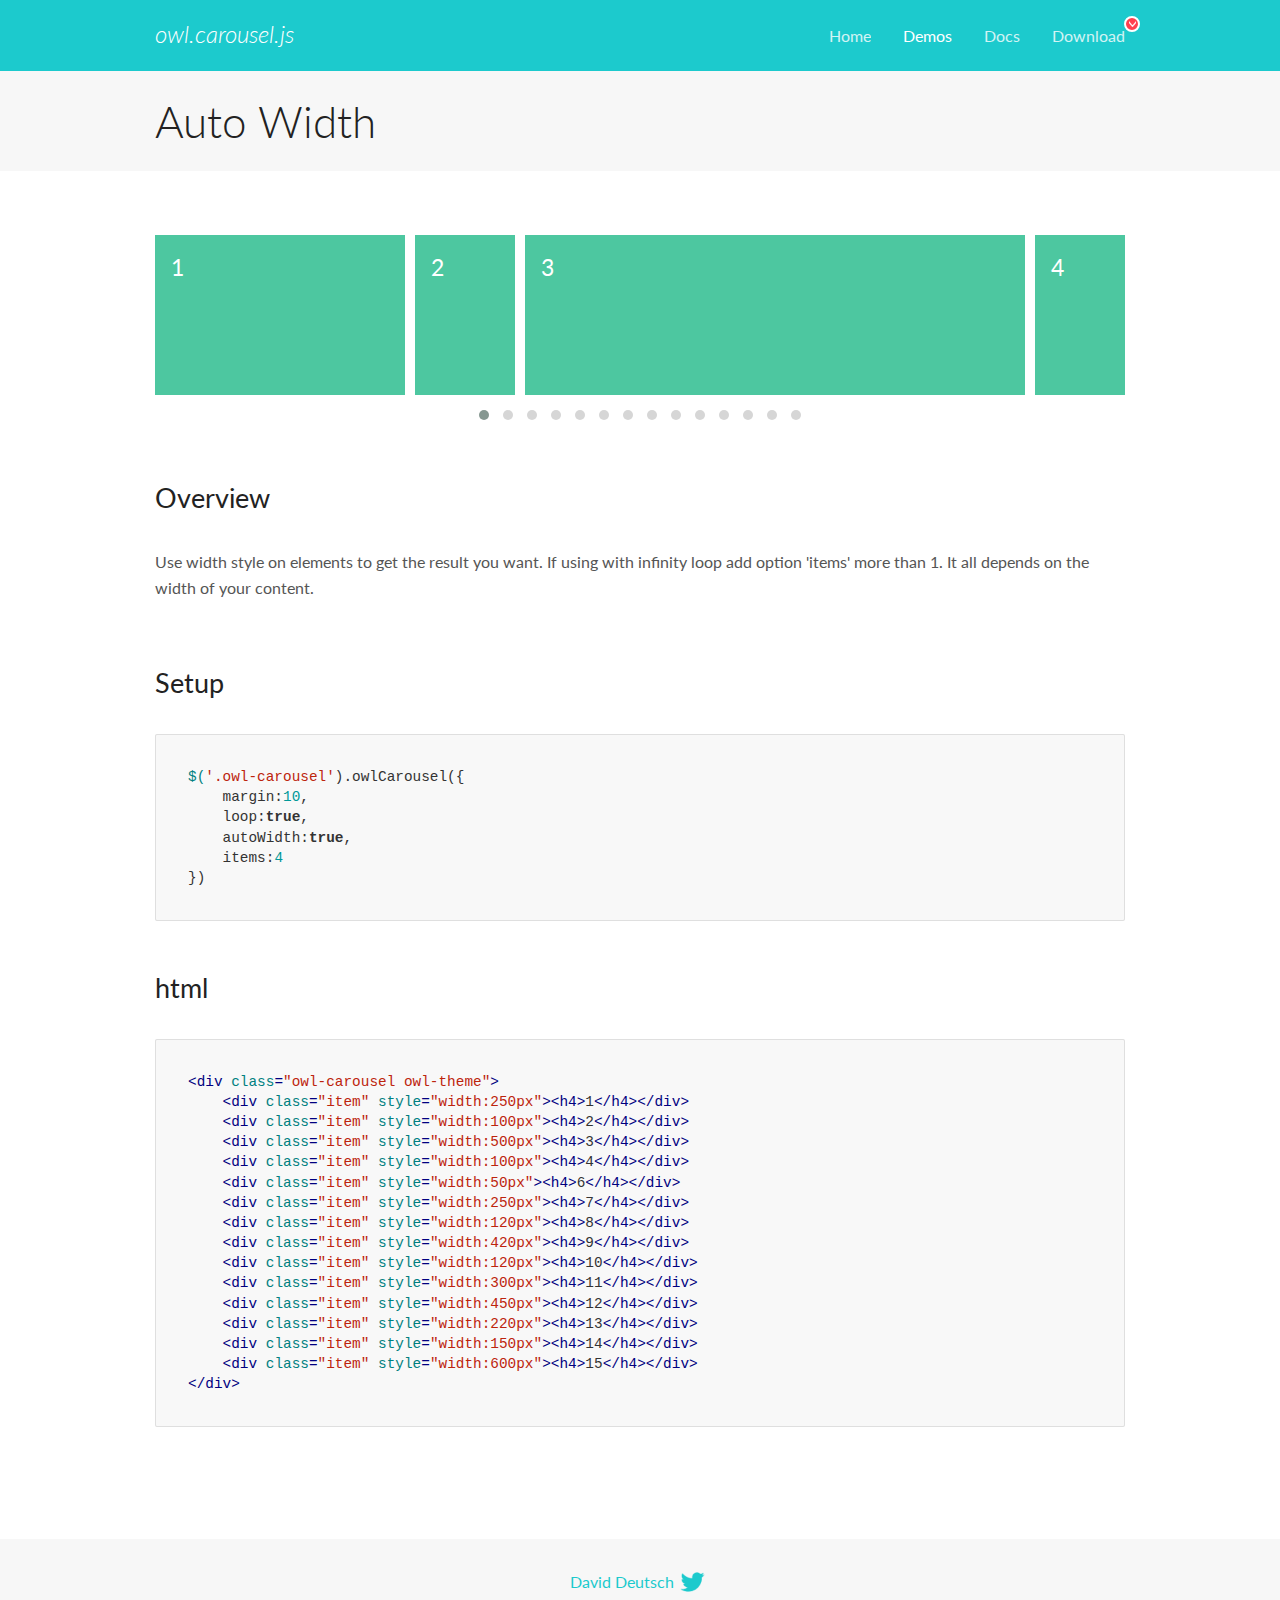
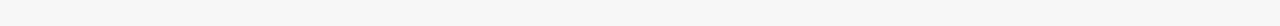
<file: DCE-shiny/www/assets/lib/owl.carousel/docs/demos/autowidth.html>
<!DOCTYPE html>
<html lang="en">
  <head>

    <!-- head -->
    <meta charset="utf-8">
    <meta name="msapplication-tap-highlight" content="no" />
    <meta name="viewport" content="width=device-width, initial-scale=1.0" />
    <meta name="description" content="Auto Width">
    <meta name="author" content="David Deutsch">
    <title>
      Auto Width Demo | Owl Carousel | 2.2.1
    </title>

    <!-- Stylesheets -->
    <link href='https://fonts.googleapis.com/css?family=Lato:300,400,700,400italic,300italic' rel='stylesheet' type='text/css'>
    <link rel="stylesheet" href="../assets/css/docs.theme.min.css">

    <!-- Owl Stylesheets -->
    <link rel="stylesheet" href="../assets/owlcarousel/assets/owl.carousel.min.css">
    <link rel="stylesheet" href="../assets/owlcarousel/assets/owl.theme.default.min.css">

    <!-- HTML5 shim and Respond.js IE8 support of HTML5 elements and media queries -->

    <!--[if lt IE 9]>
      <script src="https://oss.maxcdn.com/libs/html5shiv/3.7.0/html5shiv.js"></script>
      <script src="https://oss.maxcdn.com/libs/respond.js/1.3.0/respond.min.js"></script>
    <![endif]-->

    <!-- Favicons -->
    <link rel="apple-touch-icon-precomposed" sizes="144x144" href="../assets/ico/apple-touch-icon-144-precomposed.png">
    <link rel="shortcut icon" href="../assets/ico/favicon.png">
    <link rel="shortcut icon" href="favicon.ico">

    <!-- Yeah i know js should not be in header. Its required for demos.-->

    <!-- javascript -->
    <script src="../assets/vendors/jquery.min.js"></script>
    <script src="../assets/owlcarousel/owl.carousel.js"></script>
  </head>
  <body>

    <!-- header -->
    <header class="header">
      <div class="row">
        <div class="large-12 columns">
          <div class="brand left">
            <h3>
              <a href="/OwlCarousel2/">owl.carousel.js</a> 
            </h3>
          </div>
          <a id="toggle-nav" class="right">
            <span></span> <span></span> <span></span> 
          </a> 
          <div class="nav-bar">
            <ul class="clearfix">
              <li> <a href="/OwlCarousel2/index.html">Home</a>  </li>
              <li class="active">
                <a href="/OwlCarousel2/demos/demos.html">Demos</a> 
              </li>
              <li> <a href="/OwlCarousel2/docs/started-welcome.html">Docs</a>  </li>
              <li>
                <a href="https://github.com/OwlCarousel2/OwlCarousel2/archive/2.2.1.zip">Download</a> 
                <span class="download"></span> 
              </li>
            </ul>
          </div>
        </div>
      </div>
    </header>

    <!-- title -->
    <section class="title">
      <div class="row">
        <div class="large-12 columns">
          <h1>Auto Width</h1>
        </div>
      </div>
    </section>

    <!--  Demos -->
    <section id="demos">
      <div class="row">
        <div class="large-12 columns">
          <div class="owl-carousel owl-theme">
            <div class="item" style="width:250px">
              <h4>1</h4>
            </div>
            <div class="item" style="width:100px">
              <h4>2</h4>
            </div>
            <div class="item" style="width:500px">
              <h4>3</h4>
            </div>
            <div class="item" style="width:100px">
              <h4>4</h4>
            </div>
            <div class="item" style="width:50px">
              <h4>6</h4>
            </div>
            <div class="item" style="width:250px">
              <h4>7</h4>
            </div>
            <div class="item" style="width:120px">
              <h4>8</h4>
            </div>
            <div class="item" style="width:420px">
              <h4>9</h4>
            </div>
            <div class="item" style="width:120px">
              <h4>10</h4>
            </div>
            <div class="item" style="width:300px">
              <h4>11</h4>
            </div>
            <div class="item" style="width:450px">
              <h4>12</h4>
            </div>
            <div class="item" style="width:220px">
              <h4>13</h4>
            </div>
            <div class="item" style="width:150px">
              <h4>14</h4>
            </div>
            <div class="item" style="width:600px">
              <h4>15</h4>
            </div>
          </div>
          <h3 id="overview">Overview</h3>
          <p>Use width style on elements to get the result you want. If using with infinity loop add option &#39;items&#39; more than 1. It all depends on the width of your content.</p>
          <h3 id="setup">Setup</h3>
          <pre><code>$(&#39;.owl-carousel&#39;).owlCarousel({
    margin:10,
    loop:true,
    autoWidth:true,
    items:4
})</code></pre>
          <h3 id="html">html</h3>
          <pre><code>&lt;div class=&quot;owl-carousel owl-theme&quot;&gt;
    &lt;div class=&quot;item&quot; style=&quot;width:250px&quot;&gt;&lt;h4&gt;1&lt;/h4&gt;&lt;/div&gt;
    &lt;div class=&quot;item&quot; style=&quot;width:100px&quot;&gt;&lt;h4&gt;2&lt;/h4&gt;&lt;/div&gt;
    &lt;div class=&quot;item&quot; style=&quot;width:500px&quot;&gt;&lt;h4&gt;3&lt;/h4&gt;&lt;/div&gt;
    &lt;div class=&quot;item&quot; style=&quot;width:100px&quot;&gt;&lt;h4&gt;4&lt;/h4&gt;&lt;/div&gt;
    &lt;div class=&quot;item&quot; style=&quot;width:50px&quot;&gt;&lt;h4&gt;6&lt;/h4&gt;&lt;/div&gt;
    &lt;div class=&quot;item&quot; style=&quot;width:250px&quot;&gt;&lt;h4&gt;7&lt;/h4&gt;&lt;/div&gt;
    &lt;div class=&quot;item&quot; style=&quot;width:120px&quot;&gt;&lt;h4&gt;8&lt;/h4&gt;&lt;/div&gt;
    &lt;div class=&quot;item&quot; style=&quot;width:420px&quot;&gt;&lt;h4&gt;9&lt;/h4&gt;&lt;/div&gt;
    &lt;div class=&quot;item&quot; style=&quot;width:120px&quot;&gt;&lt;h4&gt;10&lt;/h4&gt;&lt;/div&gt;
    &lt;div class=&quot;item&quot; style=&quot;width:300px&quot;&gt;&lt;h4&gt;11&lt;/h4&gt;&lt;/div&gt;
    &lt;div class=&quot;item&quot; style=&quot;width:450px&quot;&gt;&lt;h4&gt;12&lt;/h4&gt;&lt;/div&gt;
    &lt;div class=&quot;item&quot; style=&quot;width:220px&quot;&gt;&lt;h4&gt;13&lt;/h4&gt;&lt;/div&gt;
    &lt;div class=&quot;item&quot; style=&quot;width:150px&quot;&gt;&lt;h4&gt;14&lt;/h4&gt;&lt;/div&gt;
    &lt;div class=&quot;item&quot; style=&quot;width:600px&quot;&gt;&lt;h4&gt;15&lt;/h4&gt;&lt;/div&gt;
&lt;/div&gt;</code></pre>
          <script>
            $(document).ready(function() {
              $('.owl-carousel').owlCarousel({
                margin: 10,
                loop: true,
                autoWidth: true,
                items: 4
              })
            })
          </script>
        </div>
      </div>
    </section>

    <!-- footer -->
    <footer class="footer">
      <div class="row">
        <div class="large-12 columns">
          <h5>
            <a href="/OwlCarousel2/docs/support-contact.html">David Deutsch</a> 
            <a id="custom-tweet-button" href="https://twitter.com/share?url=https://github.com/OwlCarousel2/OwlCarousel2&text=Owl Carousel - This is so awesome! " target="_blank"></a> 
          </h5>
        </div>
      </div>
    </footer>

    <!-- vendors -->
    <script src="../assets/vendors/highlight.js"></script>
    <script src="../assets/js/app.js"></script>
  </body>
</html>
</file>
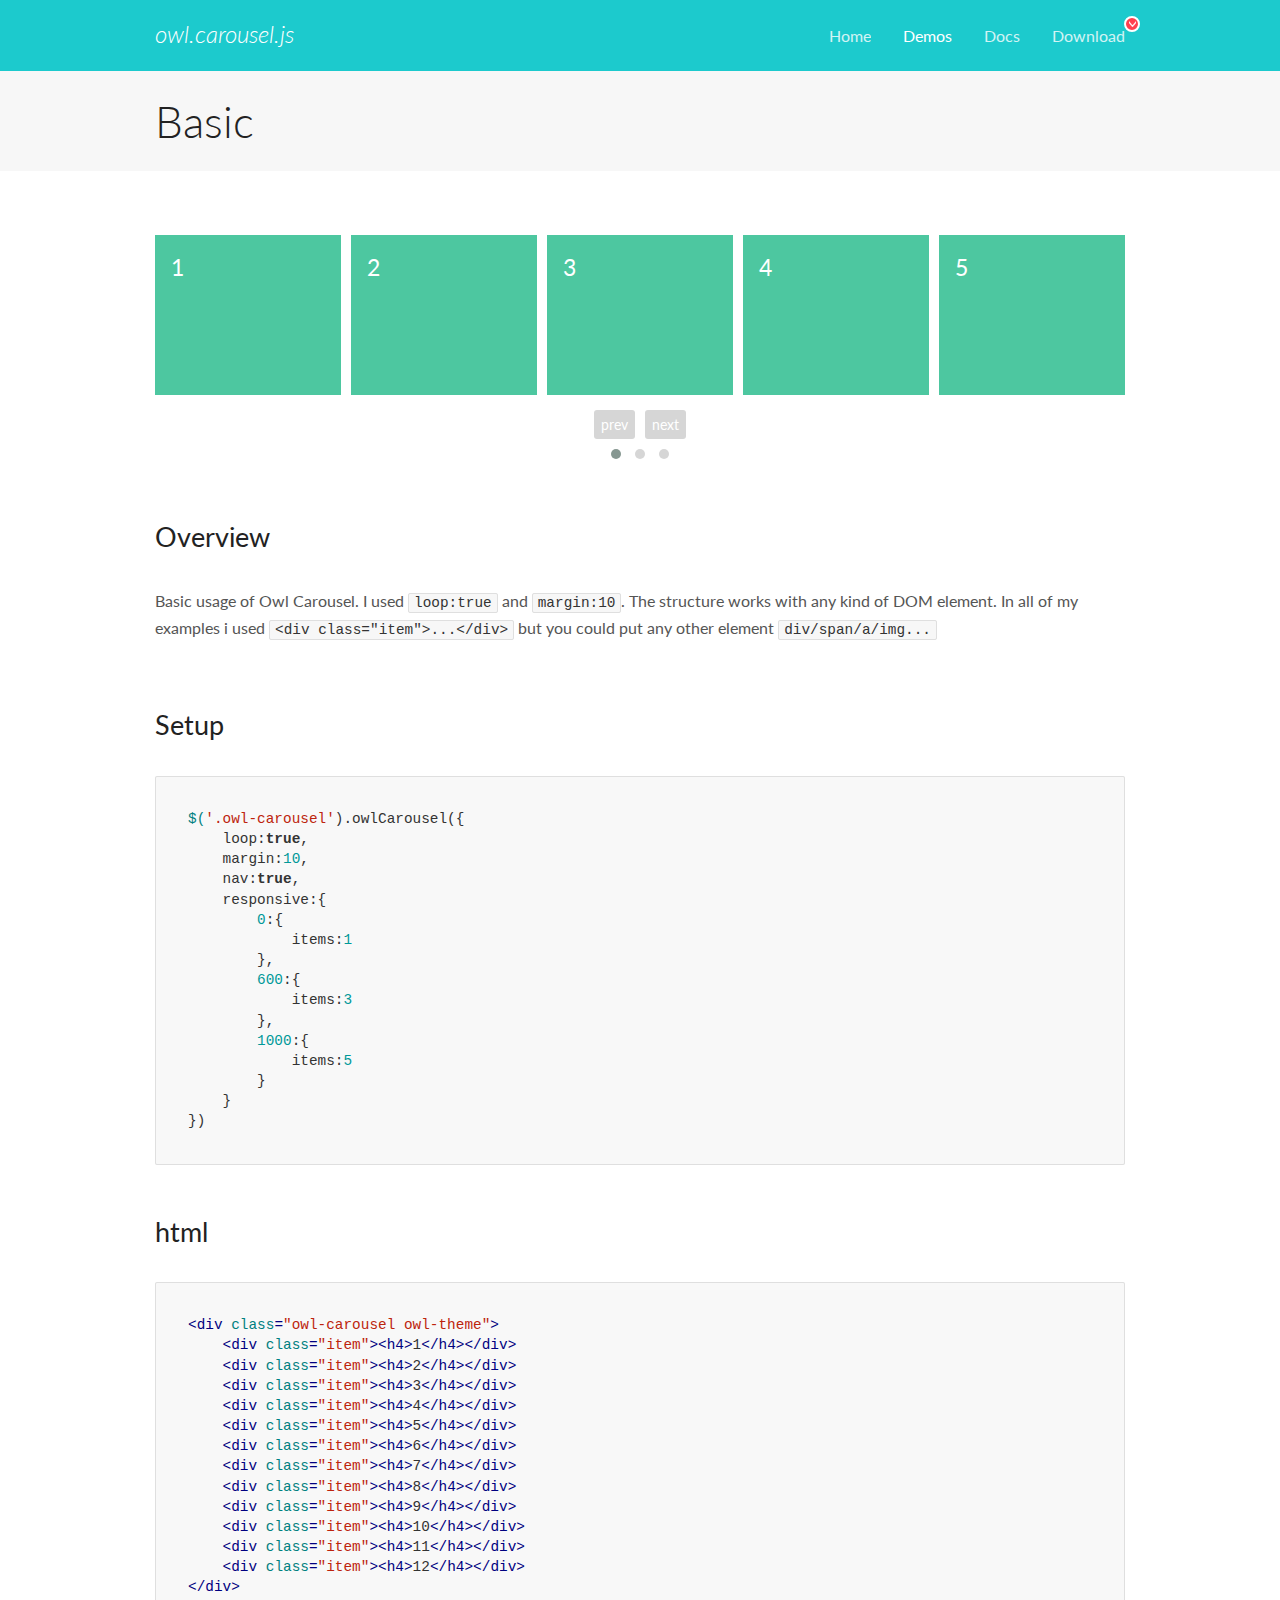
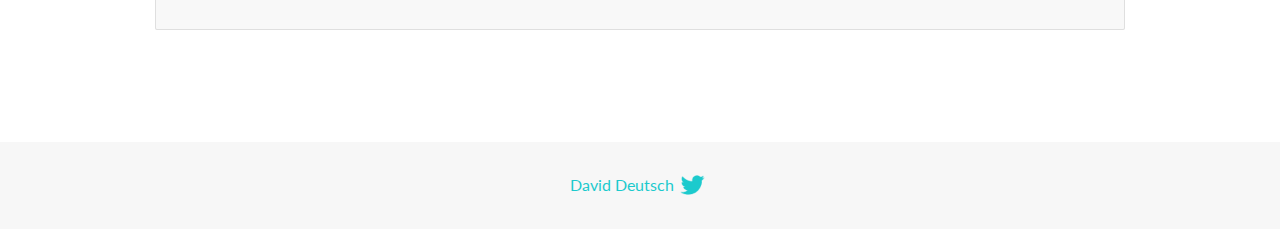
<file: DCE-shiny/www/assets/lib/owl.carousel/docs/demos/basic.html>
<!DOCTYPE html>
<html lang="en">
  <head>

    <!-- head -->
    <meta charset="utf-8">
    <meta name="msapplication-tap-highlight" content="no" />
    <meta name="viewport" content="width=device-width, initial-scale=1.0" />
    <meta name="description" content="Basic usage demo">
    <meta name="author" content="David Deutsch">
    <title>
      Basic Demo | Owl Carousel | 2.2.1
    </title>

    <!-- Stylesheets -->
    <link href='https://fonts.googleapis.com/css?family=Lato:300,400,700,400italic,300italic' rel='stylesheet' type='text/css'>
    <link rel="stylesheet" href="../assets/css/docs.theme.min.css">

    <!-- Owl Stylesheets -->
    <link rel="stylesheet" href="../assets/owlcarousel/assets/owl.carousel.min.css">
    <link rel="stylesheet" href="../assets/owlcarousel/assets/owl.theme.default.min.css">

    <!-- HTML5 shim and Respond.js IE8 support of HTML5 elements and media queries -->

    <!--[if lt IE 9]>
      <script src="https://oss.maxcdn.com/libs/html5shiv/3.7.0/html5shiv.js"></script>
      <script src="https://oss.maxcdn.com/libs/respond.js/1.3.0/respond.min.js"></script>
    <![endif]-->

    <!-- Favicons -->
    <link rel="apple-touch-icon-precomposed" sizes="144x144" href="../assets/ico/apple-touch-icon-144-precomposed.png">
    <link rel="shortcut icon" href="../assets/ico/favicon.png">
    <link rel="shortcut icon" href="favicon.ico">

    <!-- Yeah i know js should not be in header. Its required for demos.-->

    <!-- javascript -->
    <script src="../assets/vendors/jquery.min.js"></script>
    <script src="../assets/owlcarousel/owl.carousel.js"></script>
  </head>
  <body>

    <!-- header -->
    <header class="header">
      <div class="row">
        <div class="large-12 columns">
          <div class="brand left">
            <h3>
              <a href="/OwlCarousel2/">owl.carousel.js</a> 
            </h3>
          </div>
          <a id="toggle-nav" class="right">
            <span></span> <span></span> <span></span> 
          </a> 
          <div class="nav-bar">
            <ul class="clearfix">
              <li> <a href="/OwlCarousel2/index.html">Home</a>  </li>
              <li class="active">
                <a href="/OwlCarousel2/demos/demos.html">Demos</a> 
              </li>
              <li> <a href="/OwlCarousel2/docs/started-welcome.html">Docs</a>  </li>
              <li>
                <a href="https://github.com/OwlCarousel2/OwlCarousel2/archive/2.2.1.zip">Download</a> 
                <span class="download"></span> 
              </li>
            </ul>
          </div>
        </div>
      </div>
    </header>

    <!-- title -->
    <section class="title">
      <div class="row">
        <div class="large-12 columns">
          <h1>Basic</h1>
        </div>
      </div>
    </section>

    <!--  Demos -->
    <section id="demos">
      <div class="row">
        <div class="large-12 columns">
          <div class="owl-carousel owl-theme">
            <div class="item">
              <h4>1</h4>
            </div>
            <div class="item">
              <h4>2</h4>
            </div>
            <div class="item">
              <h4>3</h4>
            </div>
            <div class="item">
              <h4>4</h4>
            </div>
            <div class="item">
              <h4>5</h4>
            </div>
            <div class="item">
              <h4>6</h4>
            </div>
            <div class="item">
              <h4>7</h4>
            </div>
            <div class="item">
              <h4>8</h4>
            </div>
            <div class="item">
              <h4>9</h4>
            </div>
            <div class="item">
              <h4>10</h4>
            </div>
            <div class="item">
              <h4>11</h4>
            </div>
            <div class="item">
              <h4>12</h4>
            </div>
          </div>
          <h3 id="overview">Overview</h3>
          <p>Basic usage of Owl Carousel. I used <code>loop:true</code> and <code>margin:10</code>. The structure works with any kind of DOM element. In all of my examples i used <code>&lt;div class=&quot;item&quot;&gt;...&lt;/div&gt;</code> but you could
            put any other element <code>div/span/a/img...</code></p>
          <h3 id="setup">Setup</h3>
          <pre><code>$(&#39;.owl-carousel&#39;).owlCarousel({
    loop:true,
    margin:10,
    nav:true,
    responsive:{
        0:{
            items:1
        },
        600:{
            items:3
        },
        1000:{
            items:5
        }
    }
})</code></pre>
          <h3 id="html">html</h3>
          <pre><code>&lt;div class=&quot;owl-carousel owl-theme&quot;&gt;
    &lt;div class=&quot;item&quot;&gt;&lt;h4&gt;1&lt;/h4&gt;&lt;/div&gt;
    &lt;div class=&quot;item&quot;&gt;&lt;h4&gt;2&lt;/h4&gt;&lt;/div&gt;
    &lt;div class=&quot;item&quot;&gt;&lt;h4&gt;3&lt;/h4&gt;&lt;/div&gt;
    &lt;div class=&quot;item&quot;&gt;&lt;h4&gt;4&lt;/h4&gt;&lt;/div&gt;
    &lt;div class=&quot;item&quot;&gt;&lt;h4&gt;5&lt;/h4&gt;&lt;/div&gt;
    &lt;div class=&quot;item&quot;&gt;&lt;h4&gt;6&lt;/h4&gt;&lt;/div&gt;
    &lt;div class=&quot;item&quot;&gt;&lt;h4&gt;7&lt;/h4&gt;&lt;/div&gt;
    &lt;div class=&quot;item&quot;&gt;&lt;h4&gt;8&lt;/h4&gt;&lt;/div&gt;
    &lt;div class=&quot;item&quot;&gt;&lt;h4&gt;9&lt;/h4&gt;&lt;/div&gt;
    &lt;div class=&quot;item&quot;&gt;&lt;h4&gt;10&lt;/h4&gt;&lt;/div&gt;
    &lt;div class=&quot;item&quot;&gt;&lt;h4&gt;11&lt;/h4&gt;&lt;/div&gt;
    &lt;div class=&quot;item&quot;&gt;&lt;h4&gt;12&lt;/h4&gt;&lt;/div&gt;
&lt;/div&gt;</code></pre>
          <script>
            $(document).ready(function() {
              var owl = $('.owl-carousel');
              owl.owlCarousel({
                margin: 10,
                nav: true,
                loop: true,
                responsive: {
                  0: {
                    items: 1
                  },
                  600: {
                    items: 3
                  },
                  1000: {
                    items: 5
                  }
                }
              })
            })
          </script>
        </div>
      </div>
    </section>

    <!-- footer -->
    <footer class="footer">
      <div class="row">
        <div class="large-12 columns">
          <h5>
            <a href="/OwlCarousel2/docs/support-contact.html">David Deutsch</a> 
            <a id="custom-tweet-button" href="https://twitter.com/share?url=https://github.com/OwlCarousel2/OwlCarousel2&text=Owl Carousel - This is so awesome! " target="_blank"></a> 
          </h5>
        </div>
      </div>
    </footer>

    <!-- vendors -->
    <script src="../assets/vendors/highlight.js"></script>
    <script src="../assets/js/app.js"></script>
  </body>
</html>
</file>
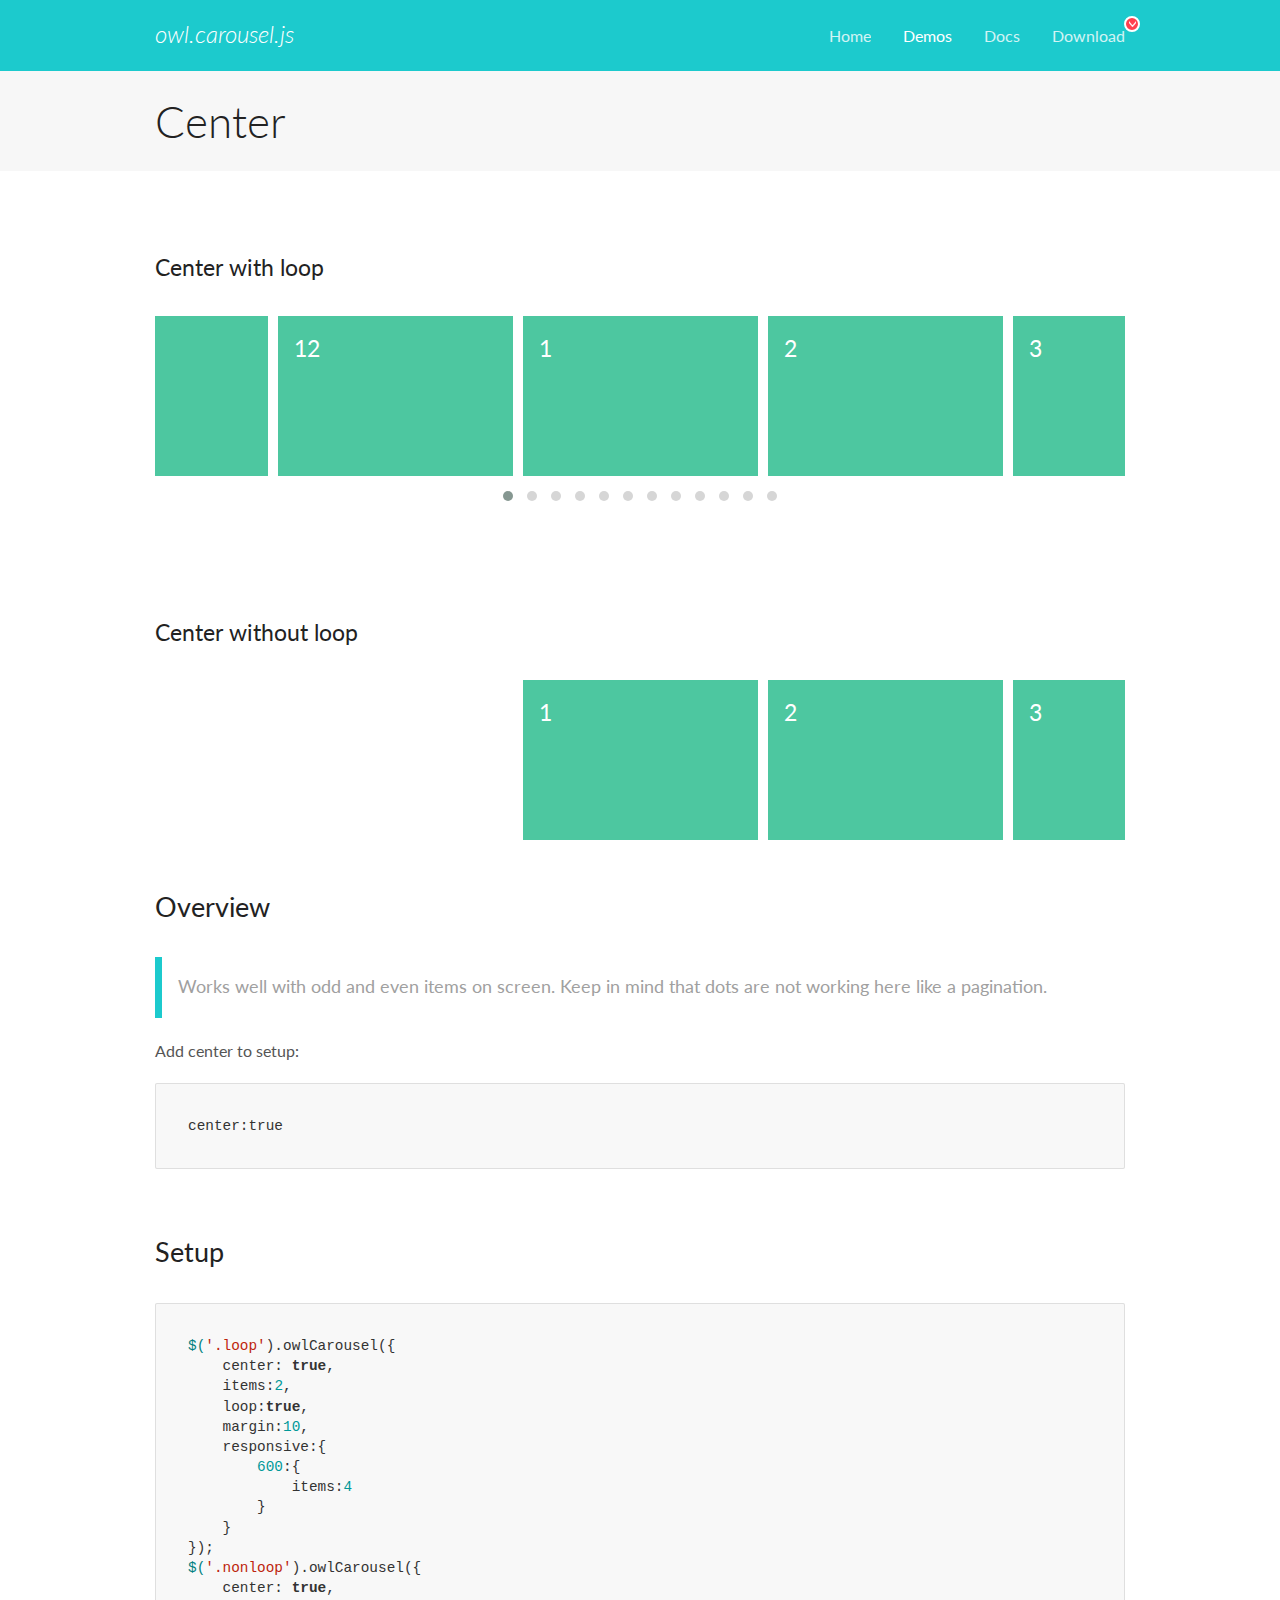
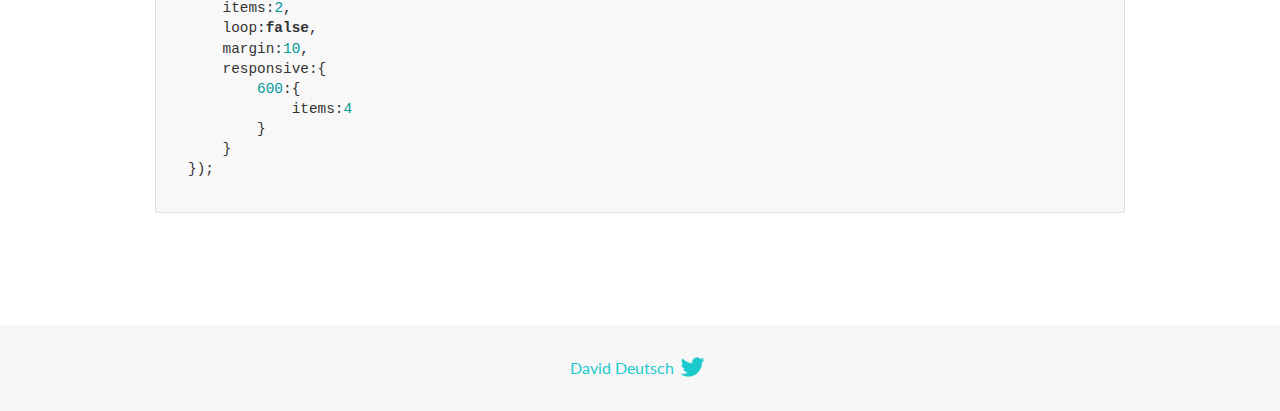
<file: DCE-shiny/www/assets/lib/owl.carousel/docs/demos/center.html>
<!DOCTYPE html>
<html lang="en">
  <head>

    <!-- head -->
    <meta charset="utf-8">
    <meta name="msapplication-tap-highlight" content="no" />
    <meta name="viewport" content="width=device-width, initial-scale=1.0" />
    <meta name="description" content="Center carousel">
    <meta name="author" content="David Deutsch">
    <title>
      Center Demo | Owl Carousel | 2.2.1
    </title>

    <!-- Stylesheets -->
    <link href='https://fonts.googleapis.com/css?family=Lato:300,400,700,400italic,300italic' rel='stylesheet' type='text/css'>
    <link rel="stylesheet" href="../assets/css/docs.theme.min.css">

    <!-- Owl Stylesheets -->
    <link rel="stylesheet" href="../assets/owlcarousel/assets/owl.carousel.min.css">
    <link rel="stylesheet" href="../assets/owlcarousel/assets/owl.theme.default.min.css">

    <!-- HTML5 shim and Respond.js IE8 support of HTML5 elements and media queries -->

    <!--[if lt IE 9]>
      <script src="https://oss.maxcdn.com/libs/html5shiv/3.7.0/html5shiv.js"></script>
      <script src="https://oss.maxcdn.com/libs/respond.js/1.3.0/respond.min.js"></script>
    <![endif]-->

    <!-- Favicons -->
    <link rel="apple-touch-icon-precomposed" sizes="144x144" href="../assets/ico/apple-touch-icon-144-precomposed.png">
    <link rel="shortcut icon" href="../assets/ico/favicon.png">
    <link rel="shortcut icon" href="favicon.ico">

    <!-- Yeah i know js should not be in header. Its required for demos.-->

    <!-- javascript -->
    <script src="../assets/vendors/jquery.min.js"></script>
    <script src="../assets/owlcarousel/owl.carousel.js"></script>
  </head>
  <body>

    <!-- header -->
    <header class="header">
      <div class="row">
        <div class="large-12 columns">
          <div class="brand left">
            <h3>
              <a href="/OwlCarousel2/">owl.carousel.js</a> 
            </h3>
          </div>
          <a id="toggle-nav" class="right">
            <span></span> <span></span> <span></span> 
          </a> 
          <div class="nav-bar">
            <ul class="clearfix">
              <li> <a href="/OwlCarousel2/index.html">Home</a>  </li>
              <li class="active">
                <a href="/OwlCarousel2/demos/demos.html">Demos</a> 
              </li>
              <li> <a href="/OwlCarousel2/docs/started-welcome.html">Docs</a>  </li>
              <li>
                <a href="https://github.com/OwlCarousel2/OwlCarousel2/archive/2.2.1.zip">Download</a> 
                <span class="download"></span> 
              </li>
            </ul>
          </div>
        </div>
      </div>
    </header>

    <!-- title -->
    <section class="title">
      <div class="row">
        <div class="large-12 columns">
          <h1>Center</h1>
        </div>
      </div>
    </section>

    <!--  Demos -->
    <section id="demos">
      <div class="row">
        <div class="large-12 columns">
          <h4 id="center-with-loop">Center with loop</h4>
          <div class="loop owl-carousel owl-theme">
            <div class="item">
              <h4>1</h4>
            </div>
            <div class="item">
              <h4>2</h4>
            </div>
            <div class="item">
              <h4>3</h4>
            </div>
            <div class="item">
              <h4>4</h4>
            </div>
            <div class="item">
              <h4>5</h4>
            </div>
            <div class="item">
              <h4>6</h4>
            </div>
            <div class="item">
              <h4>7</h4>
            </div>
            <div class="item">
              <h4>8</h4>
            </div>
            <div class="item">
              <h4>9</h4>
            </div>
            <div class="item">
              <h4>10</h4>
            </div>
            <div class="item">
              <h4>11</h4>
            </div>
            <div class="item">
              <h4>12</h4>
            </div>
          </div>
          <br>
          <h4 id="center-without-loop">Center without loop</h4>
          <div class="nonloop owl-carousel">
            <div class="item">
              <h4>1</h4>
            </div>
            <div class="item">
              <h4>2</h4>
            </div>
            <div class="item">
              <h4>3</h4>
            </div>
            <div class="item">
              <h4>4</h4>
            </div>
            <div class="item">
              <h4>5</h4>
            </div>
            <div class="item">
              <h4>6</h4>
            </div>
            <div class="item">
              <h4>7</h4>
            </div>
            <div class="item">
              <h4>8</h4>
            </div>
            <div class="item">
              <h4>9</h4>
            </div>
            <div class="item">
              <h4>10</h4>
            </div>
            <div class="item">
              <h4>11</h4>
            </div>
            <div class="item">
              <h4>12</h4>
            </div>
          </div>
          <h3 id="overview">Overview</h3>
          <blockquote>
            <p>Works well with odd and even items on screen. Keep in mind that dots are not working here like a pagination.</p>
          </blockquote>
          <p>Add center to setup:</p>
          <pre><code>center:true</code></pre>
          <h3 id="setup">Setup</h3>
          <pre><code>$(&#39;.loop&#39;).owlCarousel({
    center: true,
    items:2,
    loop:true,
    margin:10,
    responsive:{
        600:{
            items:4
        }
    }
});
$(&#39;.nonloop&#39;).owlCarousel({
    center: true,
    items:2,
    loop:false,
    margin:10,
    responsive:{
        600:{
            items:4
        }
    }
});</code></pre>
          <script>
            jQuery(document).ready(function($) {
              $('.loop').owlCarousel({
                center: true,
                items: 2,
                loop: true,
                margin: 10,
                responsive: {
                  600: {
                    items: 4
                  }
                }
              });
              $('.nonloop').owlCarousel({
                center: true,
                items: 2,
                loop: false,
                margin: 10,
                responsive: {
                  600: {
                    items: 4
                  }
                }
              });
            });
          </script>
        </div>
      </div>
    </section>

    <!-- footer -->
    <footer class="footer">
      <div class="row">
        <div class="large-12 columns">
          <h5>
            <a href="/OwlCarousel2/docs/support-contact.html">David Deutsch</a> 
            <a id="custom-tweet-button" href="https://twitter.com/share?url=https://github.com/OwlCarousel2/OwlCarousel2&text=Owl Carousel - This is so awesome! " target="_blank"></a> 
          </h5>
        </div>
      </div>
    </footer>

    <!-- vendors -->
    <script src="../assets/vendors/highlight.js"></script>
    <script src="../assets/js/app.js"></script>
  </body>
</html>
</file>
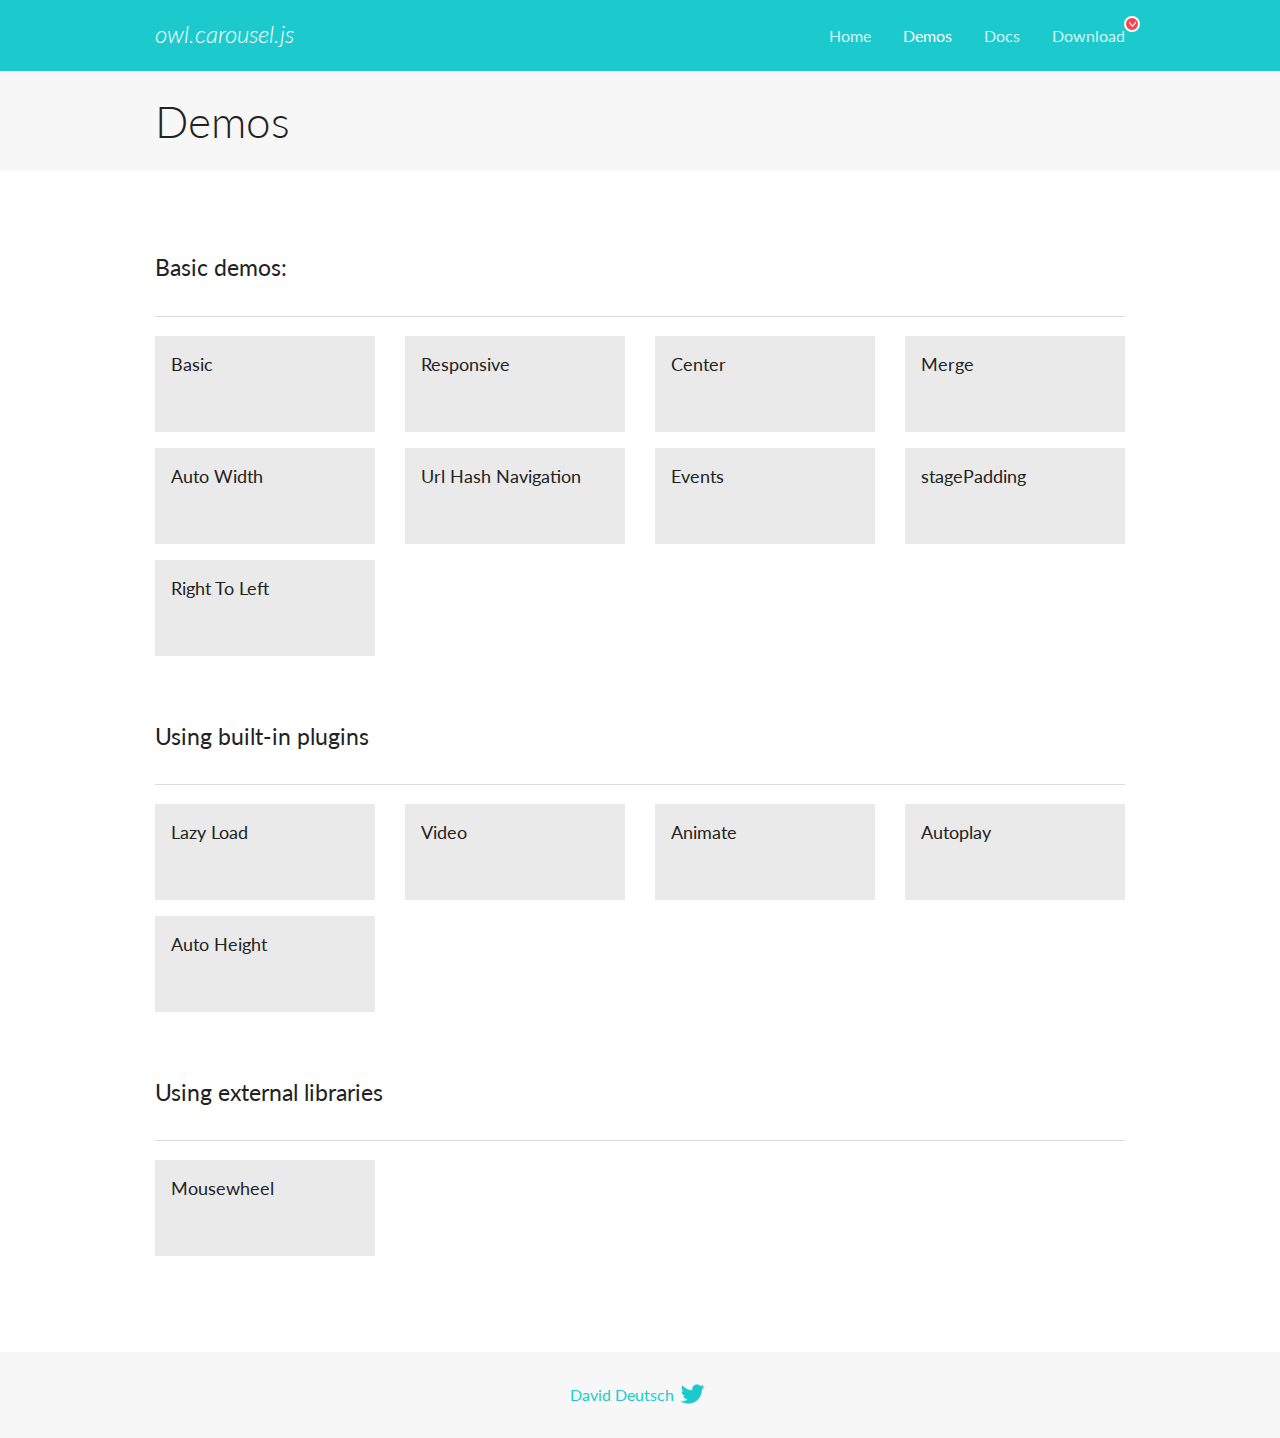
<file: DCE-shiny/www/assets/lib/owl.carousel/docs/demos/demos.html>
<!DOCTYPE html>
<html lang="en">
  <head>

    <!-- head -->
    <meta charset="utf-8">
    <meta name="msapplication-tap-highlight" content="no" />
    <meta name="viewport" content="width=device-width, initial-scale=1.0" />
    <meta name="description" content="A list of Owl Carousel examples.">
    <meta name="author" content="David Deutsch">
    <title>
      Demos | Owl Carousel | 2.2.1
    </title>

    <!-- Stylesheets -->
    <link href='https://fonts.googleapis.com/css?family=Lato:300,400,700,400italic,300italic' rel='stylesheet' type='text/css'>
    <link rel="stylesheet" href="../assets/css/docs.theme.min.css">

    <!-- Owl Stylesheets -->
    <link rel="stylesheet" href="../assets/owlcarousel/assets/owl.carousel.min.css">
    <link rel="stylesheet" href="../assets/owlcarousel/assets/owl.theme.default.min.css">

    <!-- HTML5 shim and Respond.js IE8 support of HTML5 elements and media queries -->

    <!--[if lt IE 9]>
      <script src="https://oss.maxcdn.com/libs/html5shiv/3.7.0/html5shiv.js"></script>
      <script src="https://oss.maxcdn.com/libs/respond.js/1.3.0/respond.min.js"></script>
    <![endif]-->

    <!-- Favicons -->
    <link rel="apple-touch-icon-precomposed" sizes="144x144" href="../assets/ico/apple-touch-icon-144-precomposed.png">
    <link rel="shortcut icon" href="../assets/ico/favicon.png">
    <link rel="shortcut icon" href="favicon.ico">

    <!-- Yeah i know js should not be in header. Its required for demos.-->

    <!-- javascript -->
    <script src="../assets/vendors/jquery.min.js"></script>
    <script src="../assets/owlcarousel/owl.carousel.js"></script>
  </head>
  <body>

    <!-- header -->
    <header class="header">
      <div class="row">
        <div class="large-12 columns">
          <div class="brand left">
            <h3>
              <a href="/OwlCarousel2/">owl.carousel.js</a> 
            </h3>
          </div>
          <a id="toggle-nav" class="right">
            <span></span> <span></span> <span></span> 
          </a> 
          <div class="nav-bar">
            <ul class="clearfix">
              <li> <a href="/OwlCarousel2/index.html">Home</a>  </li>
              <li class="active">
                <a href="/OwlCarousel2/demos/demos.html">Demos</a> 
              </li>
              <li> <a href="/OwlCarousel2/docs/started-welcome.html">Docs</a>  </li>
              <li>
                <a href="https://github.com/OwlCarousel2/OwlCarousel2/archive/2.2.1.zip">Download</a> 
                <span class="download"></span> 
              </li>
            </ul>
          </div>
        </div>
      </div>
    </header>

    <!-- title -->
    <section class="title">
      <div class="row">
        <div class="large-12 columns">
          <h1>Demos</h1>
        </div>
      </div>
    </section>

    <!--  Demos -->
    <section id="demos">
      <div class="row">
        <div class="large-12 columns">
          <h4 id="basic-demos-">Basic demos:</h4>
          <hr>
          <div class="demo-list">
            <div class="row">
              <div class="small-6 medium-4 large-3 columns">
                <a href="basic.html" class="demo-block">
                  <h5>Basic </h5>
                </a> 
              </div>
              <div class="small-6 medium-4 large-3 columns">
                <a href="responsive.html" class="demo-block">
                  <h5>Responsive </h5>
                </a> 
              </div>
              <div class="small-6 medium-4 large-3 columns">
                <a href="center.html" class="demo-block">
                  <h5>Center </h5>
                </a> 
              </div>
              <div class="small-6 medium-4 large-3 columns">
                <a href="merge.html" class="demo-block">
                  <h5>Merge </h5>
                </a> 
              </div>
              <div class="small-6 medium-4 large-3 columns">
                <a href="autowidth.html" class="demo-block">
                  <h5>Auto Width </h5>
                </a> 
              </div>
              <div class="small-6 medium-4 large-3 columns">
                <a href="urlhashnav.html" class="demo-block">
                  <h5>Url Hash Navigation </h5>
                </a> 
              </div>
              <div class="small-6 medium-4 large-3 columns">
                <a href="events.html" class="demo-block">
                  <h5>Events </h5>
                </a> 
              </div>
              <div class="small-6 medium-4 large-3 columns">
                <a href="stagepadding.html" class="demo-block">
                  <h5>stagePadding </h5>
                </a> 
              </div>
              <div class="small-6 medium-4 large-3 columns">
                <a href="rtl.html" class="demo-block">
                  <h5>Right To Left </h5>
                </a> 
              </div>
            </div>
          </div>
          <h4 id="using-built-in-plugins">Using built-in plugins</h4>
          <hr>
          <div class="demo-list">
            <div class="row">
              <div class="small-6 medium-4 large-3 columns">
                <a href="lazyLoad.html" class="demo-block">
                  <h5>Lazy Load </h5>
                </a> 
              </div>
              <div class="small-6 medium-4 large-3 columns">
                <a href="video.html" class="demo-block">
                  <h5>Video </h5>
                </a> 
              </div>
              <div class="small-6 medium-4 large-3 columns">
                <a href="animate.html" class="demo-block">
                  <h5>Animate </h5>
                </a> 
              </div>
              <div class="small-6 medium-4 large-3 columns">
                <a href="autoplay.html" class="demo-block">
                  <h5>Autoplay </h5>
                </a> 
              </div>
              <div class="small-6 medium-4 large-3 columns">
                <a href="autoheight.html" class="demo-block">
                  <h5>Auto Height </h5>
                </a> 
              </div>
            </div>
          </div>
          <h4 id="using-external-libraries">Using external libraries</h4>
          <hr>
          <div class="demo-list">
            <div class="row">
              <div class="small-6 medium-4 large-3 columns">
                <a href="mousewheel.html" class="demo-block">
                  <h5>Mousewheel </h5>
                </a> 
              </div>
            </div>
          </div>
        </div>
      </div>
    </section>

    <!-- footer -->
    <footer class="footer">
      <div class="row">
        <div class="large-12 columns">
          <h5>
            <a href="/OwlCarousel2/docs/support-contact.html">David Deutsch</a> 
            <a id="custom-tweet-button" href="https://twitter.com/share?url=https://github.com/OwlCarousel2/OwlCarousel2&text=Owl Carousel - This is so awesome! " target="_blank"></a> 
          </h5>
        </div>
      </div>
    </footer>

    <!-- vendors -->
    <script src="../assets/vendors/highlight.js"></script>
    <script src="../assets/js/app.js"></script>
  </body>
</html>
</file>
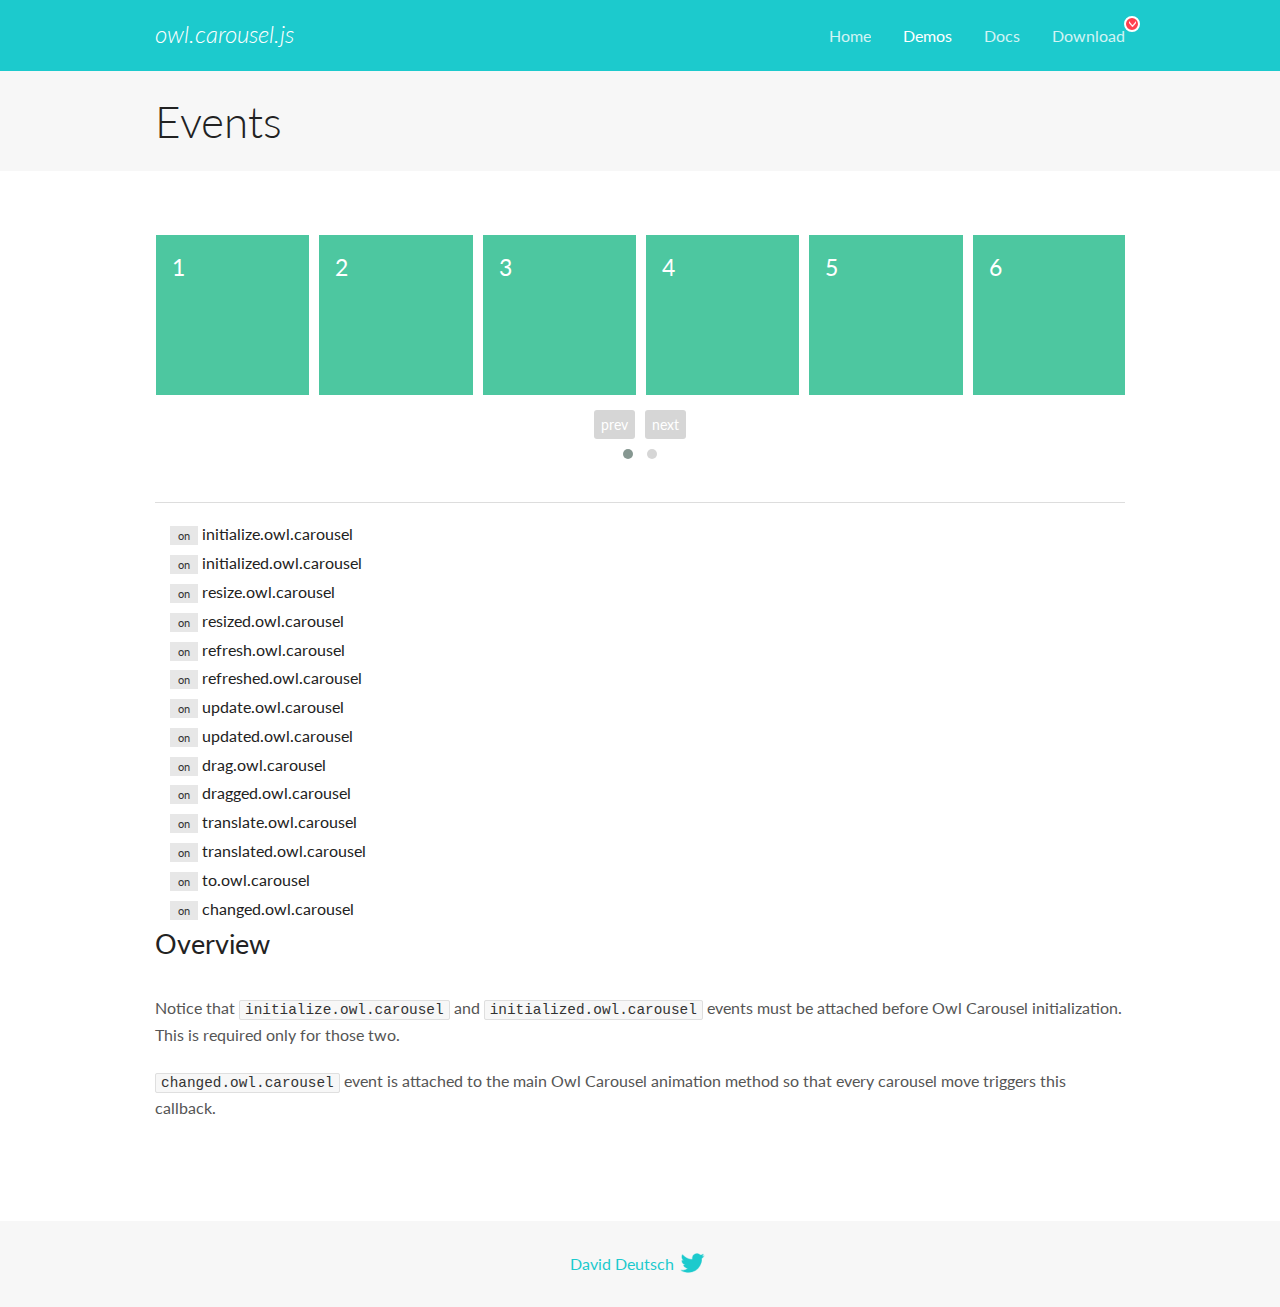
<file: DCE-shiny/www/assets/lib/owl.carousel/docs/demos/events.html>
<!DOCTYPE html>
<html lang="en">
  <head>

    <!-- head -->
    <meta charset="utf-8">
    <meta name="msapplication-tap-highlight" content="no" />
    <meta name="viewport" content="width=device-width, initial-scale=1.0" />
    <meta name="description" content="Events usage demo">
    <meta name="author" content="David Deutsch">
    <title>
      Events Demo | Owl Carousel | 2.2.1
    </title>

    <!-- Stylesheets -->
    <link href='https://fonts.googleapis.com/css?family=Lato:300,400,700,400italic,300italic' rel='stylesheet' type='text/css'>
    <link rel="stylesheet" href="../assets/css/docs.theme.min.css">

    <!-- Owl Stylesheets -->
    <link rel="stylesheet" href="../assets/owlcarousel/assets/owl.carousel.min.css">
    <link rel="stylesheet" href="../assets/owlcarousel/assets/owl.theme.default.min.css">

    <!-- HTML5 shim and Respond.js IE8 support of HTML5 elements and media queries -->

    <!--[if lt IE 9]>
      <script src="https://oss.maxcdn.com/libs/html5shiv/3.7.0/html5shiv.js"></script>
      <script src="https://oss.maxcdn.com/libs/respond.js/1.3.0/respond.min.js"></script>
    <![endif]-->

    <!-- Favicons -->
    <link rel="apple-touch-icon-precomposed" sizes="144x144" href="../assets/ico/apple-touch-icon-144-precomposed.png">
    <link rel="shortcut icon" href="../assets/ico/favicon.png">
    <link rel="shortcut icon" href="favicon.ico">

    <!-- Yeah i know js should not be in header. Its required for demos.-->

    <!-- javascript -->
    <script src="../assets/vendors/jquery.min.js"></script>
    <script src="../assets/owlcarousel/owl.carousel.js"></script>
  </head>
  <body>

    <!-- header -->
    <header class="header">
      <div class="row">
        <div class="large-12 columns">
          <div class="brand left">
            <h3>
              <a href="/OwlCarousel2/">owl.carousel.js</a> 
            </h3>
          </div>
          <a id="toggle-nav" class="right">
            <span></span> <span></span> <span></span> 
          </a> 
          <div class="nav-bar">
            <ul class="clearfix">
              <li> <a href="/OwlCarousel2/index.html">Home</a>  </li>
              <li class="active">
                <a href="/OwlCarousel2/demos/demos.html">Demos</a> 
              </li>
              <li> <a href="/OwlCarousel2/docs/started-welcome.html">Docs</a>  </li>
              <li>
                <a href="https://github.com/OwlCarousel2/OwlCarousel2/archive/2.2.1.zip">Download</a> 
                <span class="download"></span> 
              </li>
            </ul>
          </div>
        </div>
      </div>
    </header>

    <!-- title -->
    <section class="title">
      <div class="row">
        <div class="large-12 columns">
          <h1>Events</h1>
        </div>
      </div>
    </section>

    <!--  Demos -->
    <section id="demos">
      <div class="row">
        <div class="large-12 columns">
          <div class="owl-carousel owl-theme">
            <div class="item">
              <h4>1</h4>
            </div>
            <div class="item">
              <h4>2</h4>
            </div>
            <div class="item">
              <h4>3</h4>
            </div>
            <div class="item">
              <h4>4</h4>
            </div>
            <div class="item">
              <h4>5</h4>
            </div>
            <div class="item">
              <h4>6</h4>
            </div>
            <div class="item">
              <h4>7</h4>
            </div>
            <div class="item">
              <h4>8</h4>
            </div>
            <div class="item">
              <h4>9</h4>
            </div>
            <div class="item">
              <h4>10</h4>
            </div>
            <div class="item">
              <h4>11</h4>
            </div>
            <div class="item">
              <h4>12</h4>
            </div>
          </div>
          <hr>
          <div class="large-12 columns callbacks">
            <div><span class="label secondary initialize">on</span>  initialize.owl.carousel </div>
            <div><span class="label secondary initialized">on</span>  initialized.owl.carousel </div>
            <div><span class="label secondary resize">on</span>  resize.owl.carousel </div>
            <div><span class="label secondary resized">on</span>  resized.owl.carousel </div>
            <div><span class="label secondary refresh">on</span>  refresh.owl.carousel </div>
            <div><span class="label secondary refreshed">on</span>  refreshed.owl.carousel </div>
            <div><span class="label secondary update">on</span>  update.owl.carousel </div>
            <div><span class="label secondary updated">on</span>  updated.owl.carousel </div>
            <div><span class="label secondary drag">on</span>  drag.owl.carousel </div>
            <div><span class="label secondary dragged">on</span>  dragged.owl.carousel </div>
            <div><span class="label secondary translate">on</span>  translate.owl.carousel </div>
            <div><span class="label secondary translated">on</span>  translated.owl.carousel </div>
            <div><span class="label secondary to">on</span>  to.owl.carousel </div>
            <div><span class="label secondary changed">on</span>  changed.owl.carousel </div>
          </div>
          <h3 id="overview">Overview</h3>
          <p>Notice that <code>initialize.owl.carousel</code> and <code>initialized.owl.carousel</code> events must be attached before Owl Carousel initialization. This is required only for those two.</p>
          <p><code>changed.owl.carousel</code> event is attached to the main Owl Carousel animation method so that every carousel move triggers this callback.</p>
          <script>
            jQuery(document).ready(function($) {
              var owl = $('.owl-carousel');
              owl.on('initialize.owl.carousel initialized.owl.carousel ' +
                'initialize.owl.carousel initialize.owl.carousel ' +
                'resize.owl.carousel resized.owl.carousel ' +
                'refresh.owl.carousel refreshed.owl.carousel ' +
                'update.owl.carousel updated.owl.carousel ' +
                'drag.owl.carousel dragged.owl.carousel ' +
                'translate.owl.carousel translated.owl.carousel ' +
                'to.owl.carousel changed.owl.carousel',
                function(e) {
                  $('.' + e.type)
                    .removeClass('secondary')
                    .addClass('success');
                  window.setTimeout(function() {
                    $('.' + e.type)
                      .removeClass('success')
                      .addClass('secondary');
                  }, 500);
                });
              owl.owlCarousel({
                loop: true,
                nav: true,
                lazyLoad: true,
                margin: 10,
                video: true,
                responsive: {
                  0: {
                    items: 1
                  },
                  600: {
                    items: 3
                  },
                  960: {
                    items: 5,
                  },
                  1200: {
                    items: 6
                  }
                }
              });
            });
          </script>
        </div>
      </div>
    </section>

    <!-- footer -->
    <footer class="footer">
      <div class="row">
        <div class="large-12 columns">
          <h5>
            <a href="/OwlCarousel2/docs/support-contact.html">David Deutsch</a> 
            <a id="custom-tweet-button" href="https://twitter.com/share?url=https://github.com/OwlCarousel2/OwlCarousel2&text=Owl Carousel - This is so awesome! " target="_blank"></a> 
          </h5>
        </div>
      </div>
    </footer>

    <!-- vendors -->
    <script src="../assets/vendors/highlight.js"></script>
    <script src="../assets/js/app.js"></script>
  </body>
</html>
</file>
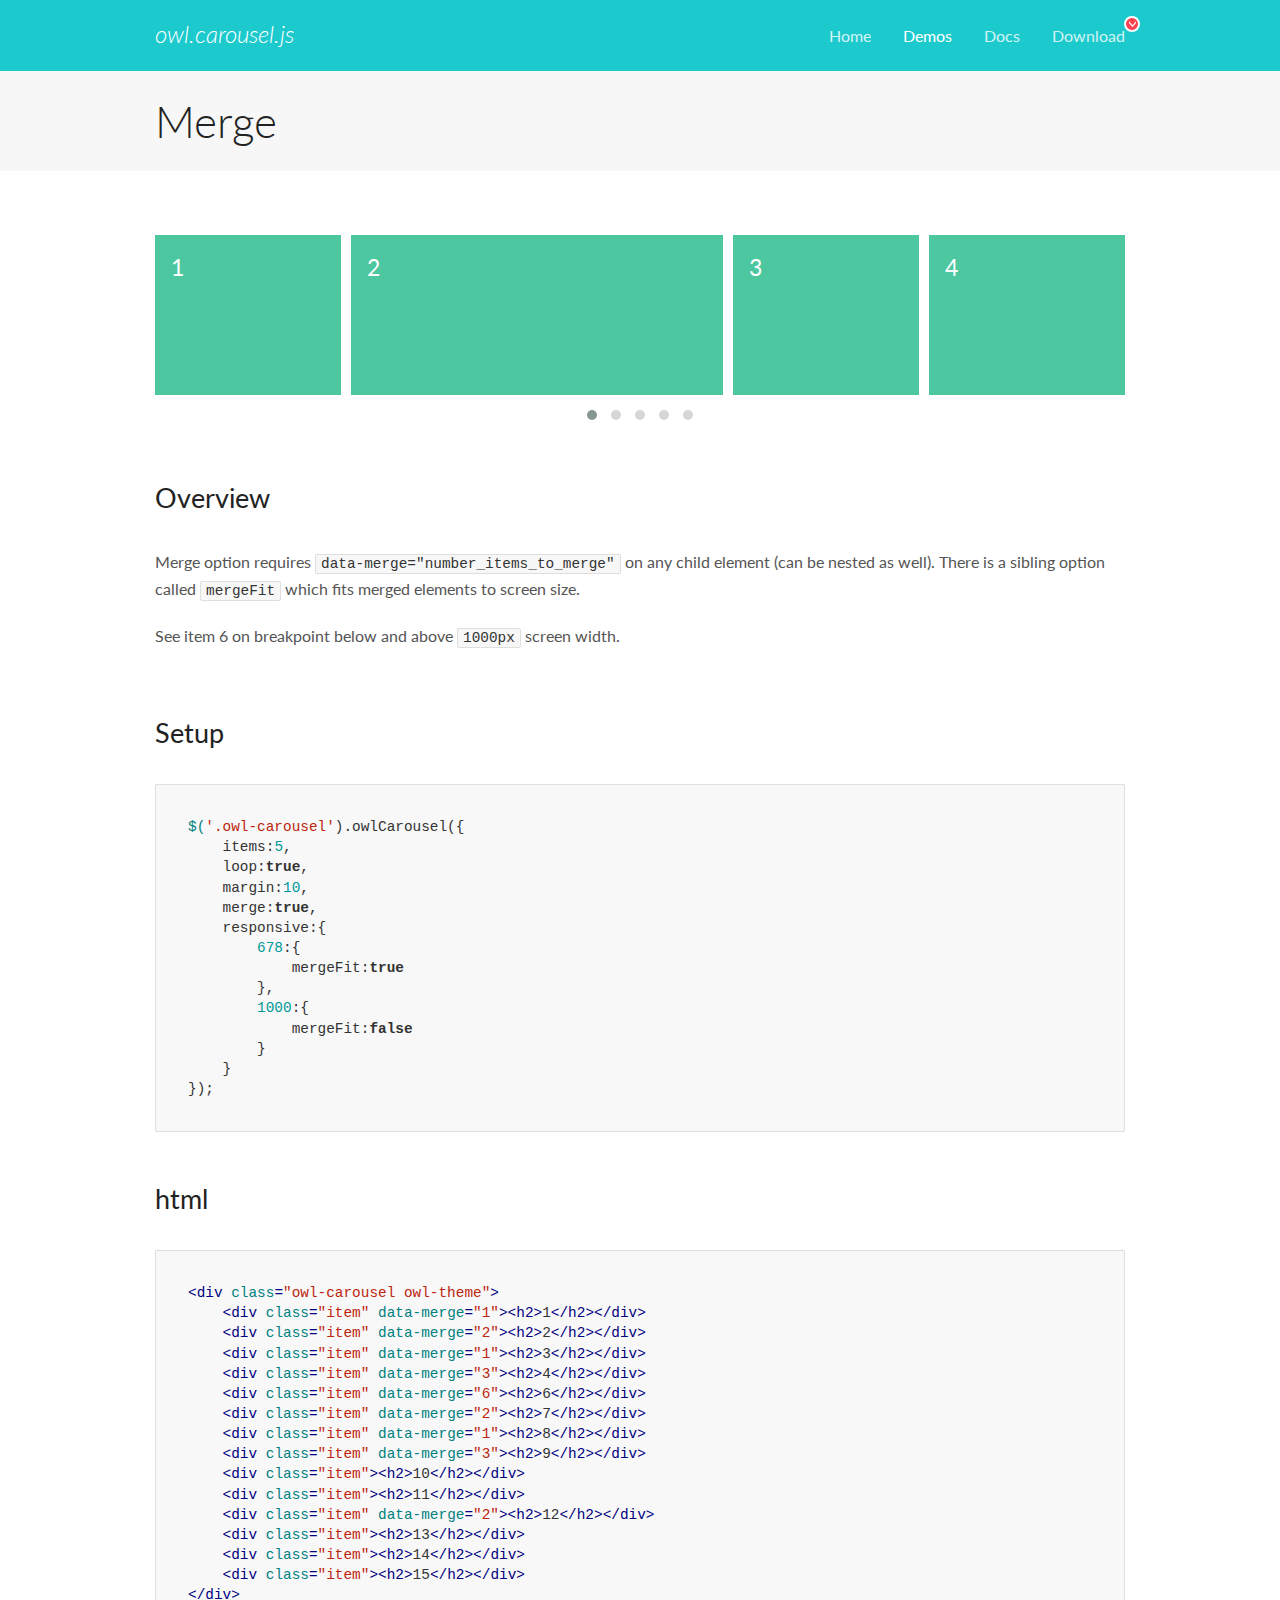
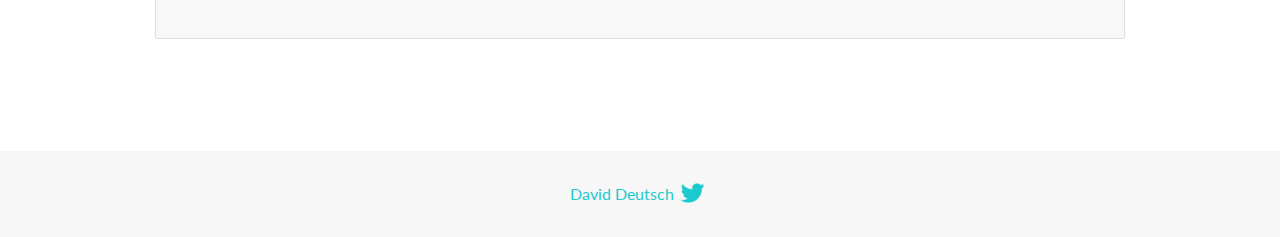
<file: DCE-shiny/www/assets/lib/owl.carousel/docs/demos/merge.html>
<!DOCTYPE html>
<html lang="en">
  <head>

    <!-- head -->
    <meta charset="utf-8">
    <meta name="msapplication-tap-highlight" content="no" />
    <meta name="viewport" content="width=device-width, initial-scale=1.0" />
    <meta name="description" content="Merge Items">
    <meta name="author" content="David Deutsch">
    <title>
      Merge Demo | Owl Carousel | 2.2.1
    </title>

    <!-- Stylesheets -->
    <link href='https://fonts.googleapis.com/css?family=Lato:300,400,700,400italic,300italic' rel='stylesheet' type='text/css'>
    <link rel="stylesheet" href="../assets/css/docs.theme.min.css">

    <!-- Owl Stylesheets -->
    <link rel="stylesheet" href="../assets/owlcarousel/assets/owl.carousel.min.css">
    <link rel="stylesheet" href="../assets/owlcarousel/assets/owl.theme.default.min.css">

    <!-- HTML5 shim and Respond.js IE8 support of HTML5 elements and media queries -->

    <!--[if lt IE 9]>
      <script src="https://oss.maxcdn.com/libs/html5shiv/3.7.0/html5shiv.js"></script>
      <script src="https://oss.maxcdn.com/libs/respond.js/1.3.0/respond.min.js"></script>
    <![endif]-->

    <!-- Favicons -->
    <link rel="apple-touch-icon-precomposed" sizes="144x144" href="../assets/ico/apple-touch-icon-144-precomposed.png">
    <link rel="shortcut icon" href="../assets/ico/favicon.png">
    <link rel="shortcut icon" href="favicon.ico">

    <!-- Yeah i know js should not be in header. Its required for demos.-->

    <!-- javascript -->
    <script src="../assets/vendors/jquery.min.js"></script>
    <script src="../assets/owlcarousel/owl.carousel.js"></script>
  </head>
  <body>

    <!-- header -->
    <header class="header">
      <div class="row">
        <div class="large-12 columns">
          <div class="brand left">
            <h3>
              <a href="/OwlCarousel2/">owl.carousel.js</a> 
            </h3>
          </div>
          <a id="toggle-nav" class="right">
            <span></span> <span></span> <span></span> 
          </a> 
          <div class="nav-bar">
            <ul class="clearfix">
              <li> <a href="/OwlCarousel2/index.html">Home</a>  </li>
              <li class="active">
                <a href="/OwlCarousel2/demos/demos.html">Demos</a> 
              </li>
              <li> <a href="/OwlCarousel2/docs/started-welcome.html">Docs</a>  </li>
              <li>
                <a href="https://github.com/OwlCarousel2/OwlCarousel2/archive/2.2.1.zip">Download</a> 
                <span class="download"></span> 
              </li>
            </ul>
          </div>
        </div>
      </div>
    </header>

    <!-- title -->
    <section class="title">
      <div class="row">
        <div class="large-12 columns">
          <h1>Merge</h1>
        </div>
      </div>
    </section>

    <!--  Demos -->
    <section id="demos">
      <div class="row">
        <div class="large-12 columns">
          <div class="owl-carousel owl-theme">
            <div class="item" data-merge="1">
              <h4>1</h4>
            </div>
            <div class="item" data-merge="2">
              <h4>2</h4>
            </div>
            <div class="item" data-merge="1">
              <h4>3</h4>
            </div>
            <div class="item" data-merge="3">
              <h4>4</h4>
            </div>
            <div class="item" data-merge="6">
              <h4>6</h4>
            </div>
            <div class="item" data-merge="2">
              <h4>7</h4>
            </div>
            <div class="item" data-merge="1">
              <h4>8</h4>
            </div>
            <div class="item" data-merge="3">
              <h4>9</h4>
            </div>
            <div class="item">
              <h4>10</h4>
            </div>
            <div class="item">
              <h4>11</h4>
            </div>
            <div class="item" data-merge="2">
              <h4>12</h4>
            </div>
            <div class="item">
              <h4>13</h4>
            </div>
            <div class="item">
              <h4>14</h4>
            </div>
            <div class="item">
              <h4>15</h4>
            </div>
          </div>
          <h3 id="overview">Overview</h3>
          <p>Merge option requires <code>data-merge=&quot;number_items_to_merge&quot;</code> on any child element (can be nested as well). There is a sibling option called <code>mergeFit</code> which fits merged elements to screen size. </p>
          <p>See item 6 on breakpoint below and above <code>1000px</code> screen width.</p>
          <h3 id="setup">Setup</h3>
          <pre><code>$(&#39;.owl-carousel&#39;).owlCarousel({
    items:5,
    loop:true,
    margin:10,
    merge:true,
    responsive:{
        678:{
            mergeFit:true
        },
        1000:{
            mergeFit:false
        }
    }
});</code></pre>
          <h3 id="html">html</h3>
          <pre><code>&lt;div class=&quot;owl-carousel owl-theme&quot;&gt;
    &lt;div class=&quot;item&quot; data-merge=&quot;1&quot;&gt;&lt;h2&gt;1&lt;/h2&gt;&lt;/div&gt;
    &lt;div class=&quot;item&quot; data-merge=&quot;2&quot;&gt;&lt;h2&gt;2&lt;/h2&gt;&lt;/div&gt;
    &lt;div class=&quot;item&quot; data-merge=&quot;1&quot;&gt;&lt;h2&gt;3&lt;/h2&gt;&lt;/div&gt;
    &lt;div class=&quot;item&quot; data-merge=&quot;3&quot;&gt;&lt;h2&gt;4&lt;/h2&gt;&lt;/div&gt;
    &lt;div class=&quot;item&quot; data-merge=&quot;6&quot;&gt;&lt;h2&gt;6&lt;/h2&gt;&lt;/div&gt;
    &lt;div class=&quot;item&quot; data-merge=&quot;2&quot;&gt;&lt;h2&gt;7&lt;/h2&gt;&lt;/div&gt;
    &lt;div class=&quot;item&quot; data-merge=&quot;1&quot;&gt;&lt;h2&gt;8&lt;/h2&gt;&lt;/div&gt;
    &lt;div class=&quot;item&quot; data-merge=&quot;3&quot;&gt;&lt;h2&gt;9&lt;/h2&gt;&lt;/div&gt;
    &lt;div class=&quot;item&quot;&gt;&lt;h2&gt;10&lt;/h2&gt;&lt;/div&gt;
    &lt;div class=&quot;item&quot;&gt;&lt;h2&gt;11&lt;/h2&gt;&lt;/div&gt;
    &lt;div class=&quot;item&quot; data-merge=&quot;2&quot;&gt;&lt;h2&gt;12&lt;/h2&gt;&lt;/div&gt;
    &lt;div class=&quot;item&quot;&gt;&lt;h2&gt;13&lt;/h2&gt;&lt;/div&gt;
    &lt;div class=&quot;item&quot;&gt;&lt;h2&gt;14&lt;/h2&gt;&lt;/div&gt;
    &lt;div class=&quot;item&quot;&gt;&lt;h2&gt;15&lt;/h2&gt;&lt;/div&gt;
&lt;/div&gt;</code></pre>
          <script>
            $(document).ready(function() {
              $('.owl-carousel').owlCarousel({
                items: 5,
                loop: true,
                margin: 10,
                merge: true,
                responsive: {
                  678: {
                    mergeFit: true
                  },
                  1000: {
                    mergeFit: false
                  }
                }
              });
            })
          </script>
        </div>
      </div>
    </section>

    <!-- footer -->
    <footer class="footer">
      <div class="row">
        <div class="large-12 columns">
          <h5>
            <a href="/OwlCarousel2/docs/support-contact.html">David Deutsch</a> 
            <a id="custom-tweet-button" href="https://twitter.com/share?url=https://github.com/OwlCarousel2/OwlCarousel2&text=Owl Carousel - This is so awesome! " target="_blank"></a> 
          </h5>
        </div>
      </div>
    </footer>

    <!-- vendors -->
    <script src="../assets/vendors/highlight.js"></script>
    <script src="../assets/js/app.js"></script>
  </body>
</html>
</file>
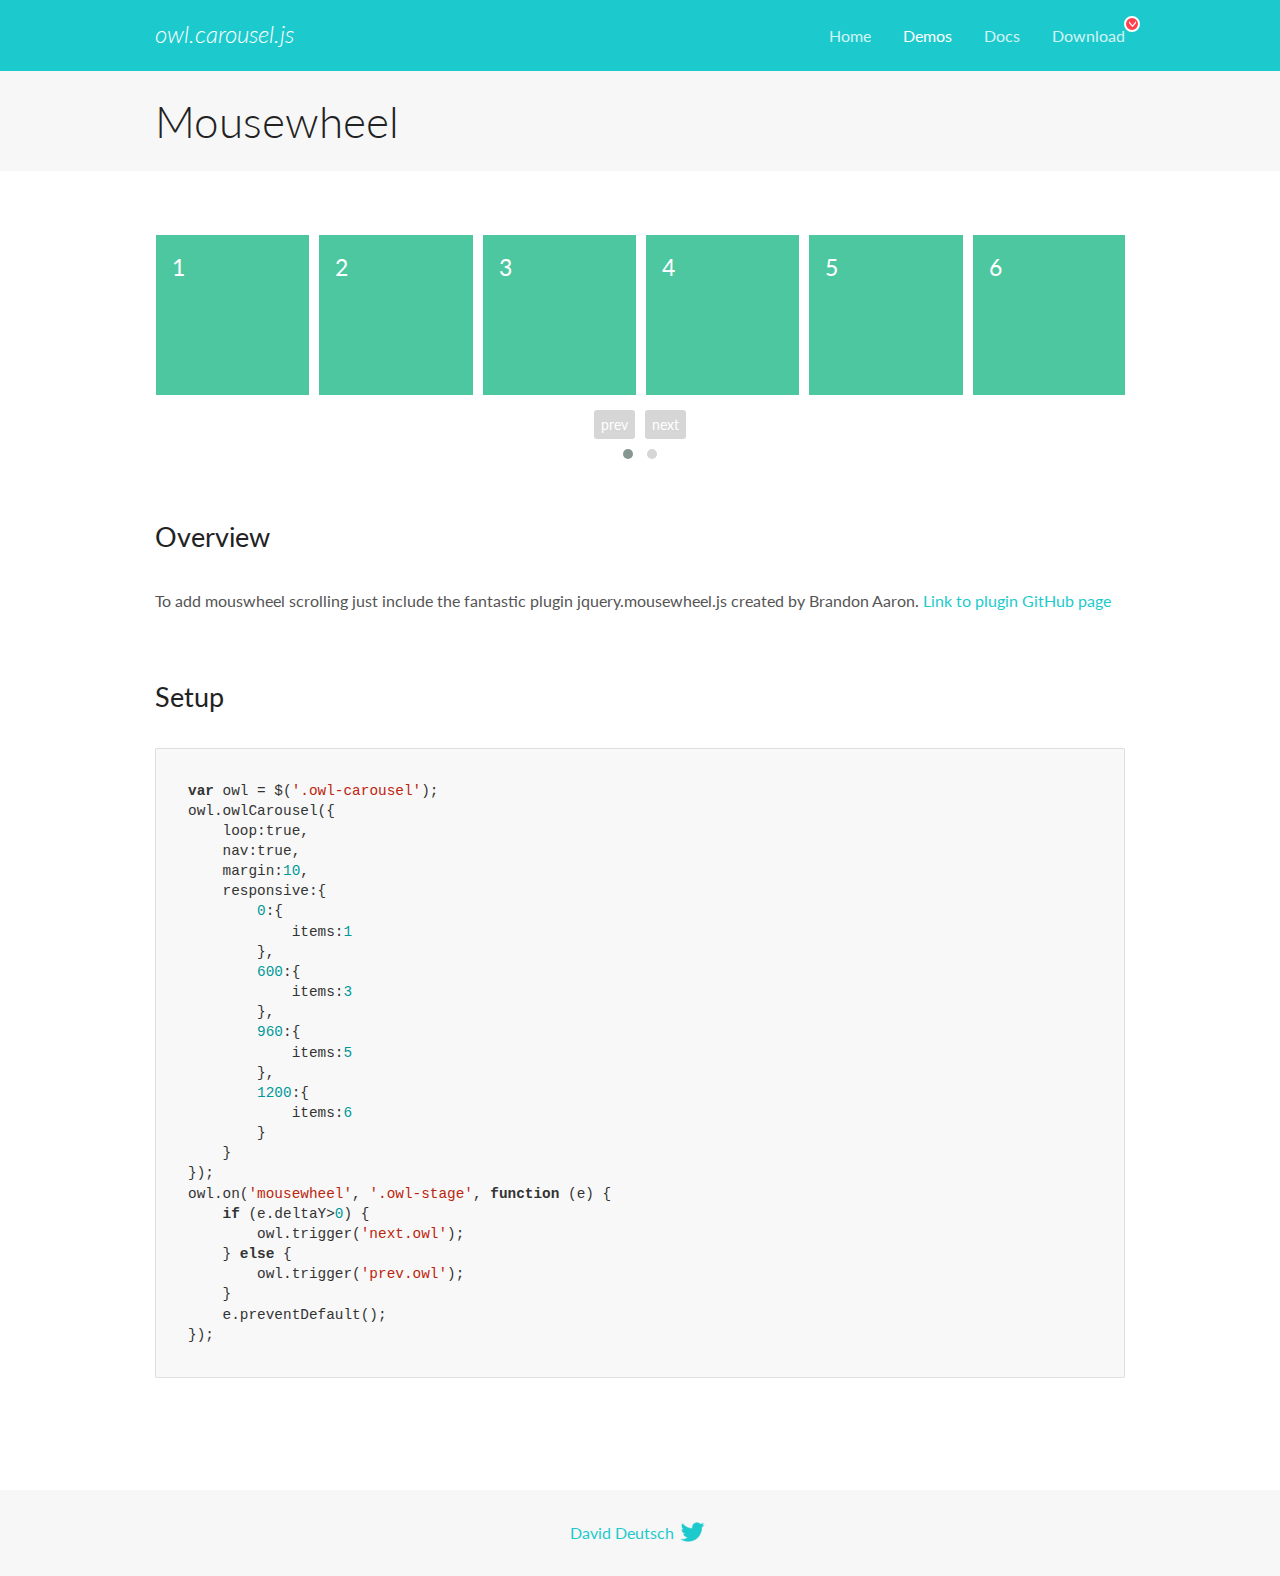
<file: DCE-shiny/www/assets/lib/owl.carousel/docs/demos/mousewheel.html>
<!DOCTYPE html>
<html lang="en">
  <head>

    <!-- head -->
    <meta charset="utf-8">
    <meta name="msapplication-tap-highlight" content="no" />
    <meta name="viewport" content="width=device-width, initial-scale=1.0" />
    <meta name="description" content="Mousewheel usage demo">
    <meta name="author" content="David Deutsch">
    <title>
      Mousewheel Demo | Owl Carousel | 2.2.1
    </title>

    <!-- Stylesheets -->
    <link href='https://fonts.googleapis.com/css?family=Lato:300,400,700,400italic,300italic' rel='stylesheet' type='text/css'>
    <link rel="stylesheet" href="../assets/css/docs.theme.min.css">

    <!-- Owl Stylesheets -->
    <link rel="stylesheet" href="../assets/owlcarousel/assets/owl.carousel.min.css">
    <link rel="stylesheet" href="../assets/owlcarousel/assets/owl.theme.default.min.css">

    <!-- HTML5 shim and Respond.js IE8 support of HTML5 elements and media queries -->

    <!--[if lt IE 9]>
      <script src="https://oss.maxcdn.com/libs/html5shiv/3.7.0/html5shiv.js"></script>
      <script src="https://oss.maxcdn.com/libs/respond.js/1.3.0/respond.min.js"></script>
    <![endif]-->

    <!-- Favicons -->
    <link rel="apple-touch-icon-precomposed" sizes="144x144" href="../assets/ico/apple-touch-icon-144-precomposed.png">
    <link rel="shortcut icon" href="../assets/ico/favicon.png">
    <link rel="shortcut icon" href="favicon.ico">

    <!-- Yeah i know js should not be in header. Its required for demos.-->

    <!-- javascript -->
    <script src="../assets/vendors/jquery.min.js"></script>
    <script src="../assets/owlcarousel/owl.carousel.js"></script>
  </head>
  <body>

    <!-- header -->
    <header class="header">
      <div class="row">
        <div class="large-12 columns">
          <div class="brand left">
            <h3>
              <a href="/OwlCarousel2/">owl.carousel.js</a> 
            </h3>
          </div>
          <a id="toggle-nav" class="right">
            <span></span> <span></span> <span></span> 
          </a> 
          <div class="nav-bar">
            <ul class="clearfix">
              <li> <a href="/OwlCarousel2/index.html">Home</a>  </li>
              <li class="active">
                <a href="/OwlCarousel2/demos/demos.html">Demos</a> 
              </li>
              <li> <a href="/OwlCarousel2/docs/started-welcome.html">Docs</a>  </li>
              <li>
                <a href="https://github.com/OwlCarousel2/OwlCarousel2/archive/2.2.1.zip">Download</a> 
                <span class="download"></span> 
              </li>
            </ul>
          </div>
        </div>
      </div>
    </header>

    <!-- title -->
    <section class="title">
      <div class="row">
        <div class="large-12 columns">
          <h1>Mousewheel</h1>
        </div>
      </div>
    </section>

    <!--  Demos -->
    <section id="demos">
      <div class="row">
        <div class="large-12 columns">
          <div class="owl-carousel owl-theme">
            <div class="item">
              <h4>1</h4>
            </div>
            <div class="item">
              <h4>2</h4>
            </div>
            <div class="item">
              <h4>3</h4>
            </div>
            <div class="item">
              <h4>4</h4>
            </div>
            <div class="item">
              <h4>5</h4>
            </div>
            <div class="item">
              <h4>6</h4>
            </div>
            <div class="item">
              <h4>7</h4>
            </div>
            <div class="item">
              <h4>8</h4>
            </div>
            <div class="item">
              <h4>9</h4>
            </div>
            <div class="item">
              <h4>10</h4>
            </div>
            <div class="item">
              <h4>11</h4>
            </div>
            <div class="item">
              <h4>12</h4>
            </div>
          </div>
          <h3 id="overview">Overview</h3>
          <p>To add mouswheel scrolling just include the fantastic plugin jquery.mousewheel.js created by Brandon Aaron.
            <a href="https://github.com/brandonaaron/jquery-mousewheel">Link to plugin GitHub page</a> 
          </p>
          <h3 id="setup">Setup</h3>
          <pre><code>var owl = $(&#39;.owl-carousel&#39;);
owl.owlCarousel({
    loop:true,
    nav:true,
    margin:10,
    responsive:{
        0:{
            items:1
        },
        600:{
            items:3
        },            
        960:{
            items:5
        },
        1200:{
            items:6
        }
    }
});
owl.on(&#39;mousewheel&#39;, &#39;.owl-stage&#39;, function (e) {
    if (e.deltaY&gt;0) {
        owl.trigger(&#39;next.owl&#39;);
    } else {
        owl.trigger(&#39;prev.owl&#39;);
    }
    e.preventDefault();
});</code></pre>
          <script src="../assets/vendors/jquery.mousewheel.min.js"></script>
          <script>
            $(document).ready(function() {
              var owl = $('.owl-carousel');
              owl.owlCarousel({
                loop: true,
                nav: true,
                margin: 10,
                responsive: {
                  0: {
                    items: 1
                  },
                  600: {
                    items: 3
                  },
                  960: {
                    items: 5
                  },
                  1200: {
                    items: 6
                  }
                }
              });
              owl.on('mousewheel', '.owl-stage', function(e) {
                if (e.deltaY > 0) {
                  owl.trigger('next.owl');
                } else {
                  owl.trigger('prev.owl');
                }
                e.preventDefault();
              });
            })
          </script>
        </div>
      </div>
    </section>

    <!-- footer -->
    <footer class="footer">
      <div class="row">
        <div class="large-12 columns">
          <h5>
            <a href="/OwlCarousel2/docs/support-contact.html">David Deutsch</a> 
            <a id="custom-tweet-button" href="https://twitter.com/share?url=https://github.com/OwlCarousel2/OwlCarousel2&text=Owl Carousel - This is so awesome! " target="_blank"></a> 
          </h5>
        </div>
      </div>
    </footer>

    <!-- vendors -->
    <script src="../assets/vendors/highlight.js"></script>
    <script src="../assets/js/app.js"></script>
  </body>
</html>
</file>
